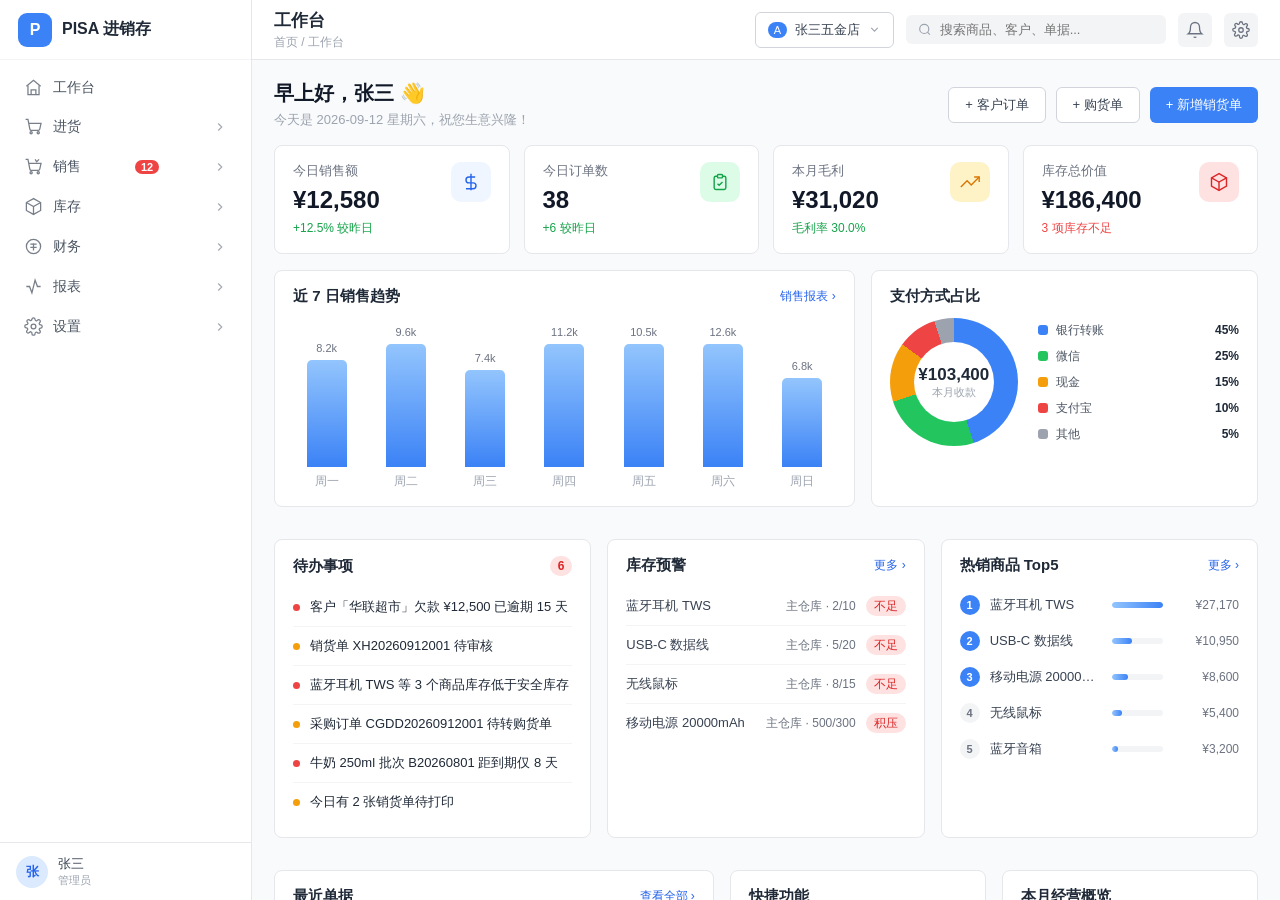
<file: preview.html>
<!DOCTYPE html>
<html lang="zh-CN">
<head>
<meta charset="UTF-8">
<meta name="viewport" content="width=device-width, initial-scale=1.0">
<title>PISA 进销存 · 原型</title>
<style>
:root{
  --primary-50:#eff6ff; --primary-100:#dbeafe; --primary-500:#3b82f6; --primary-600:#2563eb;
  --success-500:#22c55e; --success-600:#16a34a;
  --warning-500:#f59e0b; --danger-500:#ef4444;
  --gray-900:#111827; --gray-800:#1f2937; --gray-700:#374151; --gray-600:#4b5563;
  --gray-500:#6b7280; --gray-400:#9ca3af; --gray-300:#d1d5db; --gray-200:#e5e7eb;
  --gray-100:#f3f4f6; --gray-50:#f9fafb;
  --radius-sm:4px; --radius-md:6px; --radius-lg:8px;
}
*{box-sizing:border-box;margin:0;padding:0}
body{font-family:-apple-system,BlinkMacSystemFont,"PingFang SC","Microsoft YaHei",sans-serif;
  background:var(--gray-50);color:var(--gray-800);font-size:14px;-webkit-font-smoothing:antialiased}
.app{display:flex;height:100vh;overflow:hidden}

/* ═══ Sidebar ═══ */
.sidebar{width:252px;background:#fff;border-right:1px solid var(--gray-200);display:flex;flex-direction:column;flex-shrink:0}
.sidebar-header{height:60px;display:flex;align-items:center;gap:10px;padding:0 18px;border-bottom:1px solid var(--gray-100)}
.sidebar-logo{width:34px;height:34px;border-radius:9px;background:var(--primary-500);color:#fff;display:flex;align-items:center;justify-content:center;font-weight:700;font-size:16px}
.sidebar-brand{font-size:16px;font-weight:700;color:var(--gray-800)}
.sidebar-nav{flex:1;overflow-y:auto;padding:8px 0}
.nav-group{margin-bottom:2px}
.nav-item{display:flex;align-items:center;gap:10px;padding:9px 16px;margin:1px 8px;border-radius:var(--radius-md);
  cursor:pointer;font-size:14px;color:var(--gray-600);position:relative;transition:background .15s,color .15s}
.nav-item:hover{background:var(--gray-50);color:var(--gray-800)}
.nav-item.active{background:var(--primary-50);color:var(--primary-600);font-weight:500}
.nav-item.active::before{content:'';position:absolute;left:0;top:50%;transform:translateY(-50%);width:3px;height:20px;background:var(--primary-500);border-radius:0 3px 3px 0}
.nav-icon{width:19px;height:19px;opacity:.75;flex-shrink:0}
.nav-item.active .nav-icon{opacity:1}
.nav-badge{margin-left:auto;background:var(--danger-500);color:#fff;font-size:11px;padding:1px 6px;border-radius:10px;font-weight:600}
.nav-parent{display:flex;align-items:center;gap:10px;padding:9px 16px;margin:1px 8px;border-radius:var(--radius-md);
  cursor:pointer;font-size:14px;color:var(--gray-600);user-select:none;transition:background .15s,color .15s}
.nav-parent:hover{background:var(--gray-50);color:var(--gray-800)}
.nav-parent.open{color:var(--gray-800);font-weight:500}
.nav-parent .nav-arrow{margin-left:auto;width:14px;height:14px;opacity:.5;transition:transform .2s}
.nav-parent.open .nav-arrow{transform:rotate(90deg)}
.nav-sub{max-height:0;overflow:hidden;transition:max-height .28s ease}
.nav-sub.open{max-height:1600px}
.nav-sub .nav-item{padding:7px 12px 7px 44px;font-size:13px;margin:0 8px;color:var(--gray-600)}
.nav-sub .nav-item::after{content:'';position:absolute;left:28px;top:50%;transform:translateY(-50%);width:5px;height:5px;border-radius:50%;background:var(--gray-300)}
.nav-sub .nav-item.active{background:var(--primary-50)}
.nav-sub .nav-item.active::before{left:26px;height:16px}
.nav-sub .nav-item.active::after{background:var(--primary-500)}
.nav-sub-title{padding:9px 16px 3px 32px;font-size:11px;font-weight:600;color:var(--gray-400);letter-spacing:.4px}
.sidebar-footer{padding:12px 16px;border-top:1px solid var(--gray-200);display:flex;align-items:center;gap:10px}
.avatar{width:32px;height:32px;border-radius:50%;background:var(--primary-100);color:var(--primary-600);display:flex;align-items:center;justify-content:center;font-weight:600;font-size:13px}
.user-name{font-size:13px;font-weight:500;color:var(--gray-700)}
.user-role{font-size:11px;color:var(--gray-400)}

/* ═══ Main ═══ */
.main{flex:1;display:flex;flex-direction:column;min-width:0}
.topbar{height:60px;background:#fff;border-bottom:1px solid var(--gray-200);display:flex;align-items:center;justify-content:space-between;padding:0 22px;flex-shrink:0;position:relative;z-index:50}
.topbar-title{font-size:17px;font-weight:600;color:var(--gray-800)}
.topbar-breadcrumb{font-size:12px;color:var(--gray-400);margin-top:2px}
.topbar-right{display:flex;align-items:center;gap:12px}
.topbar-search{display:flex;align-items:center;gap:8px;background:var(--gray-100);border-radius:var(--radius-md);padding:7px 12px;width:260px;color:var(--gray-400)}
.topbar-search input{border:none;background:none;outline:none;font-size:13px;width:100%;color:var(--gray-700)}
.topbar-icon-btn{width:34px;height:34px;border:none;background:var(--gray-100);border-radius:var(--radius-md);color:var(--gray-500);cursor:pointer;display:flex;align-items:center;justify-content:center}
/* 切换商户 */
.tenant-switch{position:relative;display:flex;align-items:center;gap:8px;height:36px;padding:0 12px;border:1px solid var(--gray-300);border-radius:var(--radius-md);cursor:pointer;background:#fff;user-select:none}
.tenant-switch:hover{border-color:var(--primary-500)}
.tenant-switch .ts-name{font-size:13px;font-weight:500;color:var(--gray-700);max-width:150px;white-space:nowrap;overflow:hidden;text-overflow:ellipsis}
.tenant-switch .ts-arrow{width:13px;height:13px;color:var(--gray-400);transition:transform .2s}
.tenant-switch.open .ts-arrow{transform:rotate(180deg)}
.tenant-badge{font-size:11px;color:#fff;background:var(--primary-500);border-radius:8px;padding:0 6px;line-height:16px}
.tenant-menu{display:none;position:absolute;right:0;top:42px;width:240px;background:#fff;border:1px solid var(--gray-200);border-radius:var(--radius-lg);box-shadow:0 8px 24px rgba(17,24,39,.14);padding:6px;z-index:120}
.tenant-switch.open .tenant-menu{display:block}
.tenant-menu-title{font-size:11px;color:var(--gray-400);font-weight:600;padding:8px 10px 4px}
.tenant-option{display:flex;align-items:center;gap:8px;padding:9px 10px;border-radius:var(--radius-md);font-size:13px;color:var(--gray-700);cursor:pointer}
.tenant-option:hover{background:var(--gray-50);color:var(--primary-600)}
.tenant-option.active{background:var(--primary-50);color:var(--primary-600);font-weight:500}
.tenant-option .role{margin-left:auto;font-size:11px;color:var(--gray-400)}
.tenant-menu-foot{border-top:1px solid var(--gray-100);margin-top:4px;padding:9px 10px;font-size:12px;color:var(--primary-600);cursor:pointer}
.toast{position:fixed;left:50%;top:24px;transform:translateX(-50%) translateY(-20px);background:var(--gray-900);color:#fff;font-size:13px;padding:10px 18px;border-radius:var(--radius-md);box-shadow:0 8px 24px rgba(0,0,0,.2);opacity:0;pointer-events:none;transition:all .25s;z-index:300}
.toast.show{opacity:1;transform:translateX(-50%) translateY(0)}
.usage-row{display:flex;align-items:center;gap:12px;padding:11px 0;border-bottom:1px solid var(--gray-100)}
.usage-row:last-child{border-bottom:none}
.usage-label{width:96px;font-size:13px;color:var(--gray-600);flex-shrink:0}
.usage-bar{flex:1;height:8px;background:var(--gray-100);border-radius:4px;overflow:hidden}
.usage-bar i{display:block;height:100%;background:linear-gradient(90deg,#93c5fd,#3b82f6);border-radius:4px}
.usage-bar i.full{background:linear-gradient(90deg,#fca5a5,#ef4444)}
.usage-val{width:110px;text-align:right;font-size:12px;color:var(--gray-500);font-variant-numeric:tabular-nums}
.plan-cards{display:grid;grid-template-columns:repeat(4,1fr);gap:14px}
.plan-card{border:1px solid var(--gray-200);border-radius:var(--radius-lg);padding:16px;position:relative}
.plan-card.current{border-color:var(--primary-500);box-shadow:0 0 0 2px rgba(59,130,246,.12)}
.plan-card .pname{font-size:15px;font-weight:600;color:var(--gray-800)}
.plan-card .pprice{font-size:20px;font-weight:700;color:var(--primary-600);margin:8px 0}
.plan-card .pprice small{font-size:12px;font-weight:400;color:var(--gray-400)}
.plan-card ul{list-style:none;font-size:12px;color:var(--gray-500);line-height:2}
.plan-card .cur-tag{position:absolute;top:-1px;right:-1px;background:var(--primary-500);color:#fff;font-size:11px;padding:2px 10px;border-radius:0 var(--radius-lg) 0 var(--radius-lg)}
.content{flex:1;overflow:auto;padding:20px 22px}
.page{display:none}.page.active{display:block}

/* ═══ Cards / tables ═══ */
.page-head{display:flex;align-items:center;justify-content:space-between;margin-bottom:14px}
.page-title{font-size:18px;font-weight:600;color:var(--gray-800)}
.card{background:#fff;border:1px solid var(--gray-200);border-radius:var(--radius-lg);padding:16px 18px;margin-bottom:16px}
.btn{border:none;border-radius:var(--radius-md);padding:8px 16px;font-size:13px;cursor:pointer;display:inline-flex;align-items:center;gap:6px}
.btn-primary{background:var(--primary-500);color:#fff}
.btn-primary:hover{background:var(--primary-600)}
.btn-secondary{background:#fff;border:1px solid var(--gray-300);color:var(--gray-700)}
.btn-secondary:hover{border-color:var(--primary-500);color:var(--primary-600)}
.btn-ghost{background:#fff;border:1px solid var(--gray-300);color:var(--gray-600)}
.btn-ghost:hover{border-color:var(--primary-500);color:var(--primary-600)}
.btn-teal{background:#14b8a6;color:#fff}
.btn-danger{background:var(--danger-500);color:#fff}
.btn-sm{padding:4px 10px;font-size:12px}
.tabs{display:flex;gap:2px;border-bottom:1px solid var(--gray-200);margin-bottom:14px}
.tab{padding:9px 16px;font-size:13px;color:var(--gray-500);cursor:pointer;border-bottom:2px solid transparent;margin-bottom:-1px}
.tab:hover{color:var(--gray-800)}
.tab.active{color:var(--primary-600);border-bottom-color:var(--primary-500);font-weight:500}
.filter-bar{display:flex;gap:10px;flex-wrap:wrap;align-items:center;margin-bottom:14px}
.search-wrapper{display:flex;align-items:center;gap:8px;border:1px solid var(--gray-300);border-radius:var(--radius-md);padding:0 10px;height:36px;background:#fff;flex:1;min-width:220px}
.search-wrapper svg{width:15px;height:15px;color:var(--gray-400)}
.search-input{border:none;outline:none;font-size:13px;width:100%;color:var(--gray-700)}
.filter-select{height:36px;border:1px solid var(--gray-300);border-radius:var(--radius-md);padding:0 10px;font-size:13px;color:var(--gray-700);background:#fff}
.date-input{height:36px;border:1px solid var(--gray-300);border-radius:var(--radius-md);padding:0 10px;font-size:13px;color:var(--gray-700)}
.table-wrapper{background:#fff;border:1px solid var(--gray-200);border-radius:var(--radius-lg);overflow:hidden}
table{width:100%;border-collapse:collapse}
thead th{background:var(--gray-50);color:var(--gray-500);font-weight:600;font-size:12px;text-align:left;padding:10px 14px;border-bottom:1px solid var(--gray-200);white-space:nowrap}
thead th.num,tbody td.num{text-align:right;font-variant-numeric:tabular-nums}
tbody td{padding:11px 14px;border-bottom:1px solid var(--gray-100);font-size:13px}
tbody tr:hover{background:var(--gray-50)}
tbody tr:last-child td{border-bottom:none}
.badge{display:inline-block;padding:1px 8px;border-radius:10px;font-size:12px;line-height:18px}
.badge-success{background:#dcfce7;color:#16a34a}
.badge-warning{background:#fef3c7;color:#d97706}
.badge-danger{background:#fee2e2;color:#dc2626}
.badge-info{background:var(--primary-50);color:var(--primary-600)}
.badge-default{background:var(--gray-100);color:var(--gray-600)}
.op-btns{display:flex;gap:6px}
.pagination{display:flex;justify-content:space-between;align-items:center;padding:12px 16px;color:var(--gray-500);font-size:13px}
.pagination-btns{display:flex;gap:4px}
.page-btn{border:1px solid var(--gray-300);background:#fff;border-radius:var(--radius-sm);padding:4px 10px;cursor:pointer;font-size:12px;color:var(--gray-600)}
.page-btn.active{background:var(--primary-500);color:#fff;border-color:var(--primary-500)}
.page-btn:disabled{opacity:.5;cursor:default}

/* ═══ Dashboard ═══ */
.stats-grid{display:grid;grid-template-columns:repeat(4,1fr);gap:14px;margin-bottom:16px}
.stat-card{background:#fff;border:1px solid var(--gray-200);border-radius:var(--radius-lg);padding:16px 18px}
.stat-label{font-size:13px;color:var(--gray-500)}
.stat-value{font-size:24px;font-weight:700;color:var(--gray-900);margin:6px 0}
.stat-change{font-size:12px;color:var(--success-600)}
.stat-change.down{color:var(--danger-500)}
.grid-2{display:grid;grid-template-columns:1.4fr 1fr;gap:16px}
.card-title{font-size:15px;font-weight:600;color:var(--gray-800);margin-bottom:12px;display:flex;justify-content:space-between;align-items:center}
.todo-item{display:flex;align-items:center;gap:10px;padding:10px 0;border-bottom:1px solid var(--gray-100);font-size:13px}
.todo-item:last-child{border-bottom:none}
.todo-dot{width:7px;height:7px;border-radius:50%;background:var(--danger-500);flex-shrink:0}
.todo-dot.warn{background:var(--warning-500)}
.quick-actions{display:grid;grid-template-columns:repeat(4,1fr);gap:12px}
.quick-action{border:1px solid var(--gray-200);border-radius:var(--radius-md);padding:16px 8px;text-align:center;cursor:pointer;transition:all .15s}
.quick-action:hover{border-color:var(--primary-500);color:var(--primary-600);box-shadow:0 2px 8px rgba(59,130,246,.12)}
.quick-action svg{width:22px;height:22px;margin-bottom:6px}
.quick-action-text{font-size:12px}

/* ═══ Dashboard enriched ═══ */
.dash-head{display:flex;align-items:center;justify-content:space-between;margin-bottom:16px}
.dash-hello{font-size:20px;font-weight:700;color:var(--gray-900)}
.dash-sub{font-size:13px;color:var(--gray-400);margin-top:4px}
.dash-actions{display:flex;gap:10px}
.stat-top{display:flex;align-items:flex-start;justify-content:space-between}
.stat-icon{width:40px;height:40px;border-radius:10px;display:flex;align-items:center;justify-content:center;flex-shrink:0}
.stat-icon svg{width:20px;height:20px}
.stat-icon.blue{background:var(--primary-50);color:var(--primary-600)}
.stat-icon.green{background:#dcfce7;color:#16a34a}
.stat-icon.orange{background:#fef3c7;color:#d97706}
.stat-icon.red{background:#fee2e2;color:#dc2626}
.grid-2b{display:grid;grid-template-columns:1.5fr 1fr;gap:16px;margin-bottom:16px}
.grid-3{display:grid;grid-template-columns:1fr 1fr 1fr;gap:16px;margin-bottom:16px}
.card-title .link{font-size:12px;color:var(--primary-600);font-weight:400;cursor:pointer}
.chart-bars{display:flex;align-items:flex-end;gap:12px;height:172px;padding-top:8px}
.bar-col{flex:1;display:flex;flex-direction:column;align-items:center;justify-content:flex-end;gap:6px;height:100%}
.bar{width:100%;max-width:40px;background:linear-gradient(180deg,#93c5fd,#3b82f6);border-radius:5px 5px 0 0;transition:all .2s}
.bar:hover{background:linear-gradient(180deg,#60a5fa,#2563eb)}
.bar-col .bar-val{font-size:11px;color:var(--gray-500)}
.bar-col .bar-label{font-size:12px;color:var(--gray-400)}
.donut-wrap{display:flex;align-items:center;gap:20px}
.donut{width:128px;height:128px;border-radius:50%;position:relative;flex-shrink:0}
.donut::after{content:'';position:absolute;inset:24px;background:#fff;border-radius:50%}
.donut-center{position:absolute;inset:0;display:flex;flex-direction:column;align-items:center;justify-content:center;z-index:1}
.donut-center b{font-size:17px;color:var(--gray-800)}
.donut-center span{font-size:11px;color:var(--gray-400)}
.legend{flex:1}
.legend-item{display:flex;align-items:center;gap:8px;font-size:12px;margin-bottom:9px;color:var(--gray-600)}
.legend-item:last-child{margin-bottom:0}
.legend-dot{width:10px;height:10px;border-radius:3px;flex-shrink:0}
.legend-item b{margin-left:auto;color:var(--gray-800);font-variant-numeric:tabular-nums}
.rank-row{display:flex;align-items:center;gap:10px;padding:8px 0}
.rank-no{width:20px;height:20px;border-radius:50%;background:var(--gray-100);color:var(--gray-500);font-size:11px;font-weight:600;display:flex;align-items:center;justify-content:center;flex-shrink:0}
.rank-no.top{background:var(--primary-500);color:#fff}
.rank-name{font-size:13px;color:var(--gray-700);width:112px;white-space:nowrap;overflow:hidden;text-overflow:ellipsis}
.rank-bar{flex:1;height:6px;background:var(--gray-100);border-radius:3px;overflow:hidden}
.rank-bar i{display:block;height:100%;background:linear-gradient(90deg,#93c5fd,#3b82f6);border-radius:3px}
.rank-val{font-size:12px;color:var(--gray-500);width:66px;text-align:right;font-variant-numeric:tabular-nums}
.warn-row{display:flex;align-items:center;gap:10px;padding:9px 0;border-bottom:1px solid var(--gray-100);font-size:13px}
.warn-row:last-child{border-bottom:none}
.warn-name{flex:1;color:var(--gray-700);white-space:nowrap;overflow:hidden;text-overflow:ellipsis}
.warn-qty{font-size:12px;color:var(--gray-500);font-variant-numeric:tabular-nums}
.doc-row{display:flex;align-items:center;gap:10px;padding:9px 0;border-bottom:1px solid var(--gray-100);font-size:13px}
.doc-row:last-child{border-bottom:none}
.doc-no{font-family:ui-monospace,Menlo,monospace;font-size:12px;color:var(--primary-600);width:128px;flex-shrink:0}
.doc-party{flex:1;color:var(--gray-600);white-space:nowrap;overflow:hidden;text-overflow:ellipsis}
.doc-amt{width:88px;text-align:right;font-variant-numeric:tabular-nums;color:var(--gray-700)}
.quick-grid{display:grid;grid-template-columns:repeat(3,1fr);gap:12px}
.quick-tile{border:1px solid var(--gray-200);border-radius:var(--radius-md);padding:16px 6px;text-align:center;cursor:pointer;transition:all .15s}
.quick-tile:hover{border-color:var(--primary-500);color:var(--primary-600);box-shadow:0 2px 8px rgba(59,130,246,.12);transform:translateY(-1px)}
.quick-tile svg{width:22px;height:22px;margin-bottom:6px}
.quick-tile div{font-size:12px}
.overview-row{display:flex;align-items:center;gap:12px;padding:9px 0}
.overview-label{font-size:13px;color:var(--gray-600);width:78px;flex-shrink:0}
.overview-bar{flex:1;height:8px;background:var(--gray-100);border-radius:4px;overflow:hidden}
.overview-bar i{display:block;height:100%;border-radius:4px}
.overview-val{font-size:12px;color:var(--gray-500);width:64px;text-align:right;font-variant-numeric:tabular-nums}

/* ═══ Modal ═══ */
.modal-overlay{display:none;position:fixed;inset:0;background:rgba(17,24,39,.5);z-index:200;align-items:center;justify-content:center}
.modal-overlay.show{display:flex}
.modal{background:#fff;border-radius:10px;width:640px;max-width:92vw;max-height:88vh;overflow:auto}
.modal-header{display:flex;align-items:center;justify-content:space-between;padding:16px 20px;border-bottom:1px solid var(--gray-200)}
.modal-title{font-size:16px;font-weight:600}
.modal-close{border:none;background:none;cursor:pointer;color:var(--gray-400);font-size:22px;line-height:1}
.modal-body{padding:20px}
.form-row{display:grid;grid-template-columns:1fr 1fr;gap:16px;margin-bottom:14px}
.form-label{display:block;font-size:13px;color:var(--gray-600);margin-bottom:6px}
.form-input{width:100%;height:36px;border:1px solid var(--gray-300);border-radius:var(--radius-md);padding:0 10px;font-size:13px;outline:none;color:var(--gray-700)}
.form-input:focus{border-color:var(--primary-500)}
.line-tbl{width:100%;border:1px solid var(--gray-200);border-radius:var(--radius-md);overflow:hidden}
.line-tbl th{background:var(--gray-50);font-size:12px;color:var(--gray-500);padding:8px 12px;text-align:left}
.line-tbl td{padding:8px 12px;font-size:13px;border-top:1px solid var(--gray-100)}
.modal-footer{display:flex;justify-content:flex-end;gap:10px;padding:14px 20px;border-top:1px solid var(--gray-200)}
</style>
</head>
<body>
<div class="app">
  <aside class="sidebar">
    <div class="sidebar-header">
      <div class="sidebar-logo">P</div>
      <span class="sidebar-brand">PISA 进销存</span>
    </div>
    <nav class="sidebar-nav" id="sidebarNav"></nav>
    <div class="sidebar-footer">
      <div class="avatar">张</div>
      <div>
        <div class="user-name">张三</div>
        <div class="user-role">管理员</div>
      </div>
    </div>
  </aside>

  <div class="main">
    <header class="topbar">
      <div>
        <div class="topbar-title" id="pageTitle">工作台</div>
        <div class="topbar-breadcrumb" id="pageBreadcrumb">首页 / 工作台</div>
      </div>
      <div class="topbar-right">
        <div class="tenant-switch" id="tenantSwitch" onclick="toggleTenantMenu(event)">
          <span class="tenant-badge" id="tenantBadge">A</span>
          <span class="ts-name" id="currentTenant">张三五金店</span>
          <svg class="ts-arrow" viewBox="0 0 24 24" fill="none" stroke="currentColor" stroke-width="2"><polyline points="6 9 12 15 18 9"/></svg>
          <div class="tenant-menu" id="tenantMenu">
            <div class="tenant-menu-title">切换商户</div>
            <div class="tenant-option active" data-tenant="张三五金店" data-role="主账号·管理员" onclick="switchTenant(this,event)">
              <span class="tenant-badge">A</span>张三五金店<span class="role">主账号</span>
            </div>
            <div class="tenant-option" data-tenant="李四便利店" data-role="操作员" onclick="switchTenant(this,event)">
              <span class="tenant-badge" style="background:#22c55e">B</span>李四便利店<span class="role">操作员</span>
            </div>
            <div class="tenant-option" onclick="showTenantModal(event)" style="color:var(--primary-600);font-weight:500">
              <span style="font-size:16px;line-height:1;width:18px;text-align:center">＋</span>创建新商户
            </div>
            <div class="tenant-menu-foot" onclick="openNav('set:商户信息')">商户信息 / 套餐订阅 ›</div>
          </div>
        </div>
        <div class="topbar-search">
          <svg width="15" height="15" viewBox="0 0 24 24" fill="none" stroke="currentColor" stroke-width="2"><circle cx="11" cy="11" r="8"/><line x1="21" y1="21" x2="16.65" y2="16.65"/></svg>
          <input type="text" placeholder="搜索商品、客户、单据...">
        </div>
        <button class="topbar-icon-btn" title="消息">
          <svg width="18" height="18" viewBox="0 0 24 24" fill="none" stroke="currentColor" stroke-width="1.7"><path d="M18 8A6 6 0 006 8c0 7-3 9-3 9h18s-3-2-3-9"/><path d="M13.7 21a2 2 0 01-3.4 0"/></svg>
        </button>
        <button class="topbar-icon-btn" title="设置">
          <svg width="18" height="18" viewBox="0 0 24 24" fill="none" stroke="currentColor" stroke-width="1.7"><circle cx="12" cy="12" r="3"/><path d="M19.4 15a1.7 1.7 0 0 0 .3 1.8l.1.1a2 2 0 1 1-2.8 2.8l-.1-.1a1.7 1.7 0 0 0-2.9 1.2V21a2 2 0 1 1-4 0v-.1A1.7 1.7 0 0 0 7 19.4l-.1.1a2 2 0 1 1-2.8-2.8l.1-.1A1.7 1.7 0 0 0 3 13.7H3a2 2 0 1 1 0-4h.1A1.7 1.7 0 0 0 4.6 7l-.1-.1a2 2 0 1 1 2.8-2.8l.1.1A1.7 1.7 0 0 0 10 3V3a2 2 0 1 1 4 0v.1a1.7 1.7 0 0 0 2.9 1.2l.1-.1a2 2 0 1 1 2.8 2.8l-.1.1a1.7 1.7 0 0 0 1.2 2.9H21a2 2 0 1 1 0 4h-.1a1.7 1.7 0 0 0-1.5 1z"/></svg>
        </button>
      </div>
    </header>
    <div class="content" id="content"></div>
  </div>
</div>

<div class="modal-overlay" id="modal">
  <div class="modal">
    <div class="modal-header">
      <span class="modal-title" id="modalTitle">新增单据</span>
      <button class="modal-close" onclick="hideModal()">&times;</button>
    </div>
    <div class="modal-body">
      <div class="form-row">
        <div><label class="form-label">往来单位</label>
          <select class="form-input"><option>请选择</option><option>华联超市</option><option>深圳华强电子</option><option>零售客户</option></select>
        </div>
        <div><label class="form-label">单据日期</label><input type="date" class="form-input" value="2026-09-12"></div>
      </div>
      <div class="form-row">
        <div><label class="form-label">仓库</label>
          <select class="form-input"><option>主仓库</option><option>原料仓</option><option>成品仓</option></select>
        </div>
        <div><label class="form-label">经办人</label>
          <select class="form-input"><option>张三</option><option>李四</option></select>
        </div>
      </div>
      <div style="display:flex;justify-content:space-between;align-items:center;margin:16px 0 8px">
        <label class="form-label" style="margin:0">商品明细</label>
        <button class="btn btn-ghost btn-sm">+ 添加商品</button>
      </div>
      <table class="line-tbl">
        <thead><tr><th>商品</th><th style="text-align:right">数量</th><th style="text-align:right">单价</th><th style="text-align:right">金额</th></tr></thead>
        <tbody>
          <tr><td>蓝牙耳机 TWS</td><td style="text-align:right">50</td><td style="text-align:right">¥65.00</td><td style="text-align:right">¥3,250.00</td></tr>
          <tr><td>USB-C 数据线 1米</td><td style="text-align:right">100</td><td style="text-align:right">¥10.00</td><td style="text-align:right">¥1,000.00</td></tr>
        </tbody>
      </table>
      <div class="form-row" style="margin-top:16px">
        <div><label class="form-label">本次收/付款</label><input class="form-input" placeholder="0.00"></div>
        <div><label class="form-label">结算账户</label>
          <select class="form-input"><option>现金账户</option><option>工商银行</option><option>微信账户</option></select>
        </div>
      </div>
    </div>
    <div class="modal-footer">
      <button class="btn btn-secondary" onclick="hideModal()">取消</button>
      <button class="btn btn-primary" onclick="hideModal()">保存</button>
    </div>
  </div>
</div>

<!-- ═══ Modal: 创建新商户 ═══ -->
<div class="modal-overlay" id="tenantModal">
  <div class="modal" style="width:540px">
    <div class="modal-header">
      <span class="modal-title">创建新商户</span>
      <button class="modal-close" onclick="hideTenantModal()">&times;</button>
    </div>
    <div class="modal-body">
      <div class="form-row">
        <div><label class="form-label">商户名称 <span style="color:var(--danger-500)">*</span></label>
          <input class="form-input" id="newTenantName" placeholder="如：张三五金店"></div>
        <div><label class="form-label">商户类型</label>
          <select class="form-input"><option>个体户</option><option>有限公司</option><option>合伙企业</option></select></div>
      </div>
      <div class="form-row">
        <div><label class="form-label">联系人</label><input class="form-input" value="张三"></div>
        <div><label class="form-label">联系电话</label><input class="form-input" value="138-0000-0000"></div>
      </div>
      <div class="form-row">
        <div><label class="form-label">选择套餐</label>
          <select class="form-input" id="newTenantPlan"><option>免费版</option><option>开单版</option><option selected>单店版</option><option>多店版</option></select></div>
        <div><label class="form-label">创建后角色</label><input class="form-input" value="主账号（老板）" disabled></div>
      </div>
      <div style="font-size:12px;color:var(--gray-400);margin-top:4px">创建后该账号将成为新商户的主账号，并自动切换到新商户。</div>
    </div>
    <div class="modal-footer">
      <button class="btn btn-secondary" onclick="hideTenantModal()">取消</button>
      <button class="btn btn-primary" onclick="createTenant()">创建并切换</button>
    </div>
  </div>
</div>

<div class="toast" id="toast"></div>

<script>
/* ═══════════ Icons ═══════════ */
const IC = {
  home:'<svg class="nav-icon" viewBox="0 0 24 24" fill="none" stroke="currentColor" stroke-width="1.6"><path d="M3 10.5 12 3l9 7.5"/><path d="M5 9.5V21h14V9.5"/><path d="M9 21v-6h6v6"/></svg>',
  purchase:'<svg class="nav-icon" viewBox="0 0 24 24" fill="none" stroke="currentColor" stroke-width="1.6"><circle cx="9" cy="20" r="1.4"/><circle cx="18" cy="20" r="1.4"/><path d="M2 3h3l2.4 12.3a2 2 0 0 0 2 1.7h8.5a2 2 0 0 0 2-1.6L21.5 8H6"/></svg>',
  sales:'<svg class="nav-icon" viewBox="0 0 24 24" fill="none" stroke="currentColor" stroke-width="1.6"><circle cx="9" cy="20" r="1.4"/><circle cx="18" cy="20" r="1.4"/><path d="M2 3h3l2.4 12.3a2 2 0 0 0 2 1.7h8.5a2 2 0 0 0 2-1.6L21.5 8H6"/><path d="M14 3l2 3 3-3"/></svg>',
  stock:'<svg class="nav-icon" viewBox="0 0 24 24" fill="none" stroke="currentColor" stroke-width="1.6"><path d="M12 2 3 7v10l9 5 9-5V7z"/><path d="M3 7l9 5 9-5"/><path d="M12 12v10"/></svg>',
  finance:'<svg class="nav-icon" viewBox="0 0 24 24" fill="none" stroke="currentColor" stroke-width="1.6"><circle cx="12" cy="12" r="9"/><path d="M8 9h8M8 13h8M12 8v9"/></svg>',
  report:'<svg class="nav-icon" viewBox="0 0 24 24" fill="none" stroke="currentColor" stroke-width="1.6"><path d="M3 12h4l3 8 4-16 3 8h4"/></svg>',
  setting:'<svg class="nav-icon" viewBox="0 0 24 24" fill="none" stroke="currentColor" stroke-width="1.6"><circle cx="12" cy="12" r="3"/><path d="M19.4 15a1.7 1.7 0 0 0 .3 1.8l.1.1a2 2 0 1 1-2.8 2.8l-.1-.1a1.7 1.7 0 0 0-2.9 1.2V21a2 2 0 1 1-4 0v-.1A1.7 1.7 0 0 0 7 19.4l-.1.1a2 2 0 1 1-2.8-2.8l.1-.1A1.7 1.7 0 0 0 3 13.7H3a2 2 0 1 1 0-4h.1A1.7 1.7 0 0 0 4.6 7l-.1-.1a2 2 0 1 1 2.8-2.8l.1.1A1.7 1.7 0 0 0 10 3V3a2 2 0 1 1 4 0v.1a1.7 1.7 0 0 0 2.9 1.2l.1-.1a2 2 0 1 1 2.8 2.8l-.1.1a1.7 1.7 0 0 0 1.2 2.9H21a2 2 0 1 1 0 4h-.1a1.7 1.7 0 0 0-1.5 1z"/></svg>',
  arrow:'<svg class="nav-arrow" viewBox="0 0 24 24" fill="none" stroke="currentColor" stroke-width="2"><polyline points="9 18 15 12 9 6"/></svg>'
};

/* ═══════════ Nav tree ═══════════ */
const NAV = [
  {key:'home', label:'工作台', icon:IC.home},
  {label:'进货', icon:IC.purchase, children:[
    {key:'purchase-order', label:'采购订单'},
    {key:'purchases', label:'购货单'},
    {key:'purchase-return', label:'退货单'}
  ]},
  {label:'销售', icon:IC.sales, badge:'12', children:[
    {key:'sales-order', label:'客户订单'},
    {key:'sales', label:'销货单'},
    {key:'sales-return', label:'销货退货单'}
  ]},
  {label:'库存', icon:IC.stock, children:[
    {key:'stock', label:'库存查询'},
    {key:'transfer', label:'调拨单'},
    {key:'other-inbound', label:'其他入库单'},
    {key:'other-outbound', label:'其他出库单'},
    {key:'material-outbound', label:'原料出库单'},
    {key:'finished-inbound', label:'成品入库单'},
    {key:'disassembly-outbound', label:'拆卸出库单'},
    {key:'component-inbound', label:'子件入库单'}
  ]},
  {label:'财务', icon:IC.finance, children:[
    {key:'receipt', label:'收款单'},
    {key:'payment', label:'付款单'},
    {key:'other-income', label:'其他收入单'},
    {key:'other-expense', label:'其他支出单'},
    {key:'fund-transfer', label:'资金转账单'}
  ]},
  {label:'报表', icon:IC.report, children:[
    {title:'采购报表'},
    {key:'rep:purchase:采购明细表', label:'采购明细表'},
    {key:'rep:purchase:采购汇总表(按商品)', label:'采购汇总表(按商品)'},
    {key:'rep:purchase:采购汇总表(按供应商)', label:'采购汇总表(按供应商)'},
    {key:'rep:purchase:采购汇总表(按采购)', label:'采购汇总表(按采购)'},
    {title:'销售报表'},
    {key:'rep:sales:销售明细表', label:'销售明细表'},
    {key:'rep:sales:销售汇总表(按商品)', label:'销售汇总表(按商品)'},
    {key:'rep:sales:销售汇总表(按客户)', label:'销售汇总表(按客户)'},
    {key:'rep:sales:销售汇总表(按销售)', label:'销售汇总表(按销售)'},
    {key:'rep:sales:销售利润表', label:'销售利润表'},
    {title:'库存报表'},
    {key:'rep:stock:商品库存余额表', label:'商品库存余额表'},
    {key:'rep:stock:商品收发明细表', label:'商品收发明细表'},
    {key:'rep:stock:商品收发汇总表', label:'商品收发汇总表'},
    {key:'rep:stock:库存预警表', label:'库存预警表'},
    {key:'rep:stock:保质期预警表', label:'保质期预警表'},
    {title:'财务报表'},
    {key:'rep:finance:往来单位欠款表', label:'往来单位欠款表'},
    {key:'rep:finance:现金银行报表', label:'现金银行报表'},
    {key:'rep:finance:应收账款明细表', label:'应收账款明细表'},
    {key:'rep:finance:应付账款明细表', label:'应付账款明细表'},
    {key:'rep:finance:客户对账单', label:'客户对账单'},
    {key:'rep:finance:供应商对账单', label:'供应商对账单'},
    {key:'rep:finance:其他收支明细表', label:'其他收支明细表'},
    {key:'rep:finance:总利润表', label:'总利润表'}
  ]},
  {label:'设置', icon:IC.setting, children:[
    {title:'基础资料'},
    {key:'set:商品管理', label:'商品管理'},
    {key:'set:客户管理', label:'客户管理'},
    {key:'set:供应商管理', label:'供应商管理'},
    {key:'set:仓库管理', label:'仓库管理'},
    {key:'set:门店管理', label:'门店管理'},
    {key:'set:职员管理', label:'职员管理'},
    {title:'辅助资料'},
    {key:'set:类别管理', label:'类别管理'},
    {key:'set:辅助属性', label:'辅助属性'},
    {key:'set:计量单位', label:'计量单位'},
    {key:'set:结算账户', label:'结算账户'},
    {title:'系统设置'},
    {key:'set:商户信息', label:'商户信息'},
    {key:'set:套餐订阅', label:'套餐订阅'},
    {key:'set:系统参数', label:'系统参数'},
    {key:'set:用户管理', label:'用户管理'},
    {key:'set:操作日志', label:'操作日志'},
    {key:'set:重新初始化', label:'重新初始化'}
  ]}
];

const LABELS={home:'工作台'};
const GROUPS={};

/* ═══════════ Sidebar render ═══════════ */
function buildSidebar(){
  let html='<div class="nav-group"><div class="nav-item active" data-key="home" onclick="showPage(\'home\',this)">'+IC.home+'<span>工作台</span></div></div>';
  NAV.forEach(n=>{
    if(n.key){return;}
    html+='<div class="nav-group"><div class="nav-parent" onclick="toggleGroup(this)">'+n.icon+'<span>'+n.label+'</span>'
      +(n.badge?'<span class="nav-badge">'+n.badge+'</span>':'')+IC.arrow+'</div><div class="nav-sub">';
    n.children.forEach(c=>{
      if(c.title){html+='<div class="nav-sub-title">'+c.title+'</div>';return;}
      LABELS[c.key]=c.label; GROUPS[c.key]=n.label;
      html+='<div class="nav-item" data-key="'+c.key+'" onclick="showPage(\''+c.key+'\',this)"><span>'+c.label+'</span></div>';
    });
    html+='</div></div>';
  });
  document.getElementById('sidebarNav').innerHTML=html;
}
function toggleGroup(el){
  el.classList.toggle('open');
  const sub=el.nextElementSibling;
  if(sub&&sub.classList.contains('nav-sub'))sub.classList.toggle('open');
}
function setActive(el){
  document.querySelectorAll('.nav-item').forEach(n=>n.classList.remove('active'));
  if(!el)return;
  el.classList.add('active');
  const group=el.closest('.nav-group');
  if(group){
    const p=group.querySelector('.nav-parent'), s=group.querySelector('.nav-sub');
    if(p)p.classList.add('open');
    if(s)s.classList.add('open');
  }
}

/* ═══════════ Helpers ═══════════ */
const B=(t)=>{let c='badge-default';
  if(/已生效|正常|启用|收入|已收|盈利/.test(t))c='badge-success';
  else if(/待审核|待处理|盘点中|草稿|待收|待付/.test(t))c='badge-warning';
  else if(/作废|取消|不足|支出|停用|亏损|积压/.test(t))c='badge-danger';
  else if(/已转|已确认/.test(t))c='badge-info';
  return '<span class="badge '+c+'">'+t+'</span>';};
const OPS='<div class="op-btns"><button class="btn btn-ghost btn-sm">查看</button><button class="btn btn-teal btn-sm">修改</button><button class="btn btn-danger btn-sm">删除</button></div>';

/* ═══════════ Page configs (单据) ═══════════ */
const P = {
  'purchase-order':{tabs:['全部','草稿','待审核','已生效','已转购货单','已取消'],query:'输入订单编号或供应商查询',
    cols:[{l:'订单编号'},{l:'供应商'},{l:'订单日期'},{l:'预计到货'},{l:'订单金额',a:'right'},{l:'状态',badge:1},{l:'操作'}],
    rows:[['CGDD20260912001','深圳华强电子','2026-09-12','2026-09-15','¥8,600.00','待审核',OPS],['CGDD20260911003','广州元器件','2026-09-11','2026-09-14','¥3,200.00','已转购货单',OPS],['CGDD20260910008','东莞五金','2026-09-10','2026-09-13','¥1,850.00','已生效',OPS]],total:42},
  'purchases':{tabs:['全部','草稿','待审核','已生效','已作废'],query:'输入单号或供应商查询',
    cols:[{l:'单据编号'},{l:'供应商'},{l:'仓库'},{l:'单据日期'},{l:'总金额',a:'right'},{l:'已付金额',a:'right'},{l:'未付金额',a:'right'},{l:'状态',badge:1},{l:'操作'}],
    rows:[['GH20260912001','深圳华强电子','主仓库','2026-09-12','¥8,600.00','¥5,000.00','¥3,600.00','已生效',OPS],['GH20260911003','广州元器件','主仓库','2026-09-11','¥3,200.00','¥0.00','¥3,200.00','待审核',OPS],['GH20260910008','东莞五金','原料仓','2026-09-10','¥1,850.00','¥1,850.00','¥0.00','已生效',OPS]],total:56},
  'purchase-return':{tabs:['全部','草稿','待审核','已生效','已作废'],query:'输入退货单号或供应商查询',
    cols:[{l:'退货单号'},{l:'供应商'},{l:'仓库'},{l:'退货日期'},{l:'退货金额',a:'right'},{l:'冲减应付',a:'right'},{l:'状态',badge:1},{l:'操作'}],
    rows:[['TH20260912001','广州元器件','主仓库','2026-09-12','¥1,200.00','¥1,200.00','已生效',OPS],['TH20260910002','东莞五金','原料仓','2026-09-10','¥600.00','¥600.00','待审核',OPS],['TH20260908001','深圳华强电子','主仓库','2026-09-08','¥2,400.00','¥2,400.00','已生效',OPS]],total:18},
  'sales-order':{tabs:['全部','草稿','待审核','已生效','已转销货单','已取消'],query:'输入订单编号或客户查询',
    cols:[{l:'订单编号'},{l:'客户'},{l:'订单日期'},{l:'交货日期'},{l:'订单金额',a:'right'},{l:'状态',badge:1},{l:'操作'}],
    rows:[['KHDD20260912001','华联超市','2026-09-12','2026-09-15','¥12,500.00','待审核',OPS],['KHDD20260911002','永辉批发','2026-09-11','2026-09-14','¥6,800.00','已转销货单',OPS],['KHDD20260910005','家家乐便利店','2026-09-10','2026-09-12','¥2,300.00','已生效',OPS]],total:65},
  'sales':{tabs:['全部','草稿','待审核','已生效','已作废'],query:'输入单号或客户查询',
    cols:[{l:'单据编号'},{l:'客户'},{l:'仓库'},{l:'单据日期'},{l:'应收金额',a:'right'},{l:'已收金额',a:'right'},{l:'未收金额',a:'right'},{l:'状态',badge:1},{l:'操作'}],
    rows:[['XH20260912001','华联超市','主仓库','2026-09-12','¥12,500.00','¥8,000.00','¥4,500.00','已生效',OPS],['XH20260912002','零售客户','主仓库','2026-09-12','¥120.00','¥120.00','¥0.00','已生效',OPS],['XH20260911001','永辉批发','主仓库','2026-09-11','¥6,800.00','¥3,500.00','¥3,300.00','已生效',OPS]],total:128},
  'sales-return':{tabs:['全部','草稿','待审核','已生效','已作废'],query:'输入退货单号或客户查询',
    cols:[{l:'退货单号'},{l:'客户'},{l:'仓库'},{l:'退货日期'},{l:'退货金额',a:'right'},{l:'冲减应收',a:'right'},{l:'状态',badge:1},{l:'操作'}],
    rows:[['XHT20260912001','华联超市','主仓库','2026-09-12','¥1,500.00','¥1,500.00','已生效',OPS],['XHT20260911001','永辉批发','主仓库','2026-09-11','¥800.00','¥800.00','待审核',OPS],['XHT20260909002','家家乐便利店','主仓库','2026-09-09','¥320.00','¥320.00','已生效',OPS]],total:23},
  'stock':{tabs:['当前库存','库存预警','保质期预警','商品收发明细'],query:'输入商品编号或名称或规格',plain:1,
    cols:[{l:'商品编号'},{l:'商品名称'},{l:'规格'},{l:'仓库'},{l:'当前库存',a:'right'},{l:'成本价',a:'right'},{l:'库存金额',a:'right'},{l:'状态',badge:1}],
    rows:[['SP001','蓝牙耳机 TWS','黑色','主仓库','2','¥65.00','¥130.00','库存不足'],['SP002','USB-C 数据线','1米','主仓库','5','¥5.00','¥25.00','库存不足'],['SP003','移动电源 20000mAh','白色','主仓库','500','¥90.00','¥45,000.00','库存积压'],['SP004','无线鼠标','2.4G','主仓库','8','¥45.00','¥360.00','库存不足']],total:328},
  'transfer':{tabs:['全部','草稿','待审核','已生效','已作废'],query:'输入调拨单号查询',
    cols:[{l:'调拨单号'},{l:'调出仓库'},{l:'调入仓库'},{l:'调拨日期'},{l:'数量',a:'right'},{l:'金额',a:'right'},{l:'状态',badge:1},{l:'操作'}],
    rows:[['DB20260912001','主仓库','原料仓','2026-09-12','100','¥2,500.00','已生效',OPS],['DB20260910002','原料仓','成品仓','2026-09-10','50','¥1,200.00','待审核',OPS]],total:15},
  'other-inbound':{tabs:['全部','草稿','待审核','已生效','已作废'],query:'输入单号查询',
    cols:[{l:'单号'},{l:'仓库'},{l:'入库原因'},{l:'日期'},{l:'数量',a:'right'},{l:'金额',a:'right'},{l:'状态',badge:1},{l:'操作'}],
    rows:[['QTRK20260912001','主仓库','赠品入库','2026-09-12','30','¥900.00','已生效',OPS],['QTRK20260910001','原料仓','盘盈调整','2026-09-10','12','¥240.00','待审核',OPS]],total:20},
  'other-outbound':{tabs:['全部','草稿','待审核','已生效','已作废'],query:'输入单号查询',
    cols:[{l:'单号'},{l:'仓库'},{l:'出库原因'},{l:'日期'},{l:'数量',a:'right'},{l:'金额',a:'right'},{l:'状态',badge:1},{l:'操作'}],
    rows:[['QTCK20260911002','主仓库','商品损耗','2026-09-11','5','¥225.00','已生效',OPS],['QTCK20260910001','原料仓','部门领用','2026-09-10','12','¥360.00','待审核',OPS]],total:17},
  'material-outbound':{tabs:['全部','草稿','待审核','已生效','已作废'],query:'输入单号或生产单号查询',
    cols:[{l:'单号'},{l:'仓库'},{l:'生产单号'},{l:'日期'},{l:'数量',a:'right'},{l:'成本',a:'right'},{l:'状态',badge:1},{l:'操作'}],
    rows:[['YL20260912001','原料仓','SC20260912001','2026-09-12','200','¥4,000.00','已生效',OPS],['YL20260910002','原料仓','SC20260910002','2026-09-10','150','¥3,000.00','待审核',OPS]],total:9},
  'finished-inbound':{tabs:['全部','草稿','待审核','已生效','已作废'],query:'输入单号或生产单号查询',
    cols:[{l:'单号'},{l:'仓库'},{l:'生产单号'},{l:'日期'},{l:'数量',a:'right'},{l:'成本',a:'right'},{l:'状态',badge:1},{l:'操作'}],
    rows:[['CP20260912001','成品仓','SC20260912001','2026-09-12','100','¥6,500.00','已生效',OPS],['CP20260910001','成品仓','SC20260910002','2026-09-10','80','¥5,200.00','待审核',OPS]],total:7},
  'disassembly-outbound':{tabs:['全部','草稿','待审核','已生效','已作废'],query:'输入单号或拆卸单号查询',
    cols:[{l:'单号'},{l:'仓库'},{l:'拆卸单号'},{l:'日期'},{l:'数量',a:'right'},{l:'成本',a:'right'},{l:'状态',badge:1},{l:'操作'}],
    rows:[['CX20260912001','主仓库','CXS20260912001','2026-09-12','20','¥1,800.00','已生效',OPS],['CX20260910001','主仓库','CXS20260910001','2026-09-10','10','¥900.00','待审核',OPS]],total:6},
  'component-inbound':{tabs:['全部','草稿','待审核','已生效','已作废'],query:'输入单号或拆卸单号查询',
    cols:[{l:'单号'},{l:'仓库'},{l:'拆卸单号'},{l:'日期'},{l:'数量',a:'right'},{l:'成本',a:'right'},{l:'状态',badge:1},{l:'操作'}],
    rows:[['ZJ20260912001','主仓库','CXS20260912001','2026-09-12','40','¥1,800.00','已生效',OPS],['ZJ20260910001','主仓库','CXS20260910001','2026-09-10','20','¥900.00','待审核',OPS]],total:6},
  'receipt':{tabs:['全部','草稿','已生效','已作废'],query:'输入收款单号或客户查询',
    cols:[{l:'收款单号'},{l:'客户'},{l:'收款日期'},{l:'收款金额',a:'right'},{l:'结算账户'},{l:'收款方式'},{l:'状态',badge:1},{l:'操作'}],
    rows:[['SK20260912001','华联超市','2026-09-12','¥8,000.00','工商银行','银行转账','已生效',OPS],['SK20260912002','零售客户','2026-09-12','¥120.00','现金账户','现金','已生效',OPS],['SK20260911001','永辉批发','2026-09-11','¥3,500.00','微信账户','微信','已生效',OPS]],total:96},
  'payment':{tabs:['全部','草稿','已生效','已作废'],query:'输入付款单号或供应商查询',
    cols:[{l:'付款单号'},{l:'供应商'},{l:'付款日期'},{l:'付款金额',a:'right'},{l:'结算账户'},{l:'付款方式'},{l:'状态',badge:1},{l:'操作'}],
    rows:[['FK20260912001','深圳华强电子','2026-09-12','¥5,000.00','工商银行','银行转账','已生效',OPS],['FK20260910002','广州元器件','2026-09-10','¥2,200.00','现金账户','现金','已生效',OPS]],total:72},
  'other-income':{tabs:['全部','草稿','已生效','已作废'],query:'输入单号或项目查询',
    cols:[{l:'单号'},{l:'收入项目'},{l:'往来单位'},{l:'日期'},{l:'金额',a:'right'},{l:'账户'},{l:'状态',badge:1},{l:'操作'}],
    rows:[['QTSR20260911001','利息收入','工商银行','2026-09-11','¥80.00','工商银行','已生效',OPS],['QTSR20260905001','政府补贴','财政局','2026-09-05','¥5,000.00','工商银行','已生效',OPS]],total:14},
  'other-expense':{tabs:['全部','草稿','已生效','已作废'],query:'输入单号或项目查询',
    cols:[{l:'单号'},{l:'支出项目'},{l:'往来单位'},{l:'日期'},{l:'金额',a:'right'},{l:'账户'},{l:'状态',badge:1},{l:'操作'}],
    rows:[['QTZC20260912001','房租','房东王先生','2026-09-12','¥6,000.00','现金账户','已生效',OPS],['QTZC20260910002','运费','顺丰速运','2026-09-10','¥320.00','微信账户','待审核',OPS]],total:31},
  'fund-transfer':{tabs:['全部','草稿','已生效','已作废'],query:'输入单号查询',
    cols:[{l:'单号'},{l:'转出账户'},{l:'转入账户'},{l:'日期'},{l:'金额',a:'right'},{l:'手续费',a:'right'},{l:'状态',badge:1},{l:'操作'}],
    rows:[['ZZ20260912001','现金账户','工商银行','2026-09-12','¥20,000.00','¥0.00','已生效',OPS],['ZZ20260908001','微信账户','工商银行','2026-09-08','¥5,000.00','¥5.00','已生效',OPS]],total:11}
};

/* ═══════════ Reports ═══════════ */
const RCOLS = {
  '采购明细表':['日期','单号','供应商','商品','数量','单价','金额'],
  '采购汇总表(按商品)':['商品','采购数量','采购金额','平均单价'],
  '采购汇总表(按供应商)':['供应商','采购单数','采购数量','采购金额'],
  '采购汇总表(按采购)':['采购员','采购单数','采购数量','采购金额'],
  '销售明细表':['日期','单号','客户','商品','数量','单价','金额'],
  '销售汇总表(按商品)':['商品','销售数量','销售金额','毛利'],
  '销售汇总表(按客户)':['客户','销售单数','销售数量','销售金额'],
  '销售汇总表(按销售)':['销售员','销售单数','销售数量','销售金额'],
  '销售利润表':['商品','销售额','成本','毛利','毛利率'],
  '商品库存余额表':['商品','仓库','数量','成本价','库存金额'],
  '商品收发明细表':['日期','单号','类型','入库','出库','结存'],
  '商品收发汇总表':['商品','期初','入库','出库','期末'],
  '库存预警表':['商品','仓库','当前库存','最低','最高','预警'],
  '保质期预警表':['商品','批次','到期日','剩余天数','库存'],
  '往来单位欠款表':['往来单位','类型','应收','应付','净额'],
  '现金银行报表':['账户','期初余额','本期收入','本期支出','期末余额'],
  '应收账款明细表':['客户','单据编号','应收','已收','未收'],
  '应付账款明细表':['供应商','单据编号','应付','已付','未付'],
  '客户对账单':['日期','单号','类型','金额','余额'],
  '供应商对账单':['日期','单号','类型','金额','余额'],
  '其他收支明细表':['日期','单号','方向','项目','金额'],
  '总利润表':['项目','金额','占比']
};
const RROWS = {
  '采购明细表':[['2026-09-12','GH20260912001','深圳华强电子','蓝牙耳机 TWS','100','¥45.00','¥4,500.00']],
  '采购汇总表(按商品)':[['蓝牙耳机 TWS','300','¥13,500.00','¥45.00'],['USB-C 数据线','600','¥2,100.00','¥3.50']],
  '采购汇总表(按供应商)':[['深圳华强电子','18','2,450','¥86,500.00'],['广州元器件','12','1,860','¥42,300.00']],
  '采购汇总表(按采购)':[['张三','24','3,200','¥98,000.00'],['李四','15','1,110','¥30,800.00']],
  '销售明细表':[['2026-09-12','XH20260912001','华联超市','蓝牙耳机 TWS','50','¥65.00','¥3,250.00']],
  '销售汇总表(按商品)':[['蓝牙耳机 TWS','418','¥27,170.00','¥8,360.00'],['USB-C 数据线','1,095','¥10,950.00','¥7,117.50']],
  '销售汇总表(按客户)':[['华联超市','32','1,280','¥56,800.00'],['永辉批发','21','860','¥34,200.00']],
  '销售汇总表(按销售)':[['张三','68','2,150','¥86,400.00'],['李四','60','1,420','¥21,200.00']],
  '销售利润表':[['蓝牙耳机 TWS','¥27,170.00','¥18,810.00','¥8,360.00','30.8%'],['USB-C 数据线','¥10,950.00','¥3,832.50','¥7,117.50','65.0%']],
  '商品库存余额表':[['蓝牙耳机 TWS','主仓库','2','¥65.00','¥130.00'],['移动电源 20000mAh','主仓库','500','¥90.00','¥45,000.00']],
  '商品收发明细表':[['2026-09-12','XH20260912001','销售出库','0','50','2']],
  '商品收发汇总表':[['蓝牙耳机 TWS','120','300','418','2'],['USB-C 数据线','500','600','1,095','5']],
  '库存预警表':[['蓝牙耳机 TWS','主仓库','2','10','500','库存不足'],['移动电源 20000mAh','主仓库','500','10','300','库存积压']],
  '保质期预警表':[['牛奶 250ml','B20260801','2026-09-20','8天','120'],['酸奶 100g','B20260715','2026-09-14','2天','36']],
  '往来单位欠款表':[['华联超市','客户','¥12,500.00','¥0.00','¥12,500.00'],['深圳华强电子','供应商','¥0.00','¥12,500.00','-¥12,500.00']],
  '现金银行报表':[['现金账户','¥5,000.00','¥3,200.00','¥7,800.00','¥3,420.00'],['工商银行','¥100,000.00','¥28,600.00','¥12,000.00','¥128,600.00']],
  '应收账款明细表':[['华联超市','XH20260912001','¥12,500.00','¥8,000.00','¥4,500.00']],
  '应付账款明细表':[['深圳华强电子','GH20260912001','¥8,600.00','¥5,000.00','¥3,600.00']],
  '客户对账单':[['2026-09-12','XH20260912001','销售','¥12,500.00','¥12,500.00'],['2026-09-12','SK20260912001','收款','-¥8,000.00','¥4,500.00']],
  '供应商对账单':[['2026-09-12','GH20260912001','购货','¥8,600.00','¥8,600.00'],['2026-09-12','FK20260912001','付款','-¥5,000.00','¥3,600.00']],
  '其他收支明细表':[['2026-09-12','QTZC20260912001','支出','房租','¥6,000.00'],['2026-09-11','QTSR20260911001','收入','利息收入','¥80.00']],
  '总利润表':[['营业收入','¥103,400.00','100.0%'],['营业成本','¥72,380.00','70.0%'],['毛利','¥31,020.00','30.0%'],['其他收入','¥5,080.00','4.9%'],['期间费用','¥12,600.00','12.2%'],['净利润','¥23,500.00','22.7%']]
};

/* ═══════════ Settings ═══════════ */
const SET = {
  '商品管理':{query:'输入商品编号或名称或规格',cols:['商品编号','商品名称','规格','类别','单位','库存','零售价','操作'],
    rows:[['SP001','蓝牙耳机 TWS','黑色','数码配件','个','2','¥99.00'],['SP002','USB-C 数据线','1米','数码配件','条','5','¥15.00'],['SP003','移动电源 20000mAh','白色','数码配件','个','500','¥159.00']]},
  '客户管理':{query:'输入客户编号或客户名称查询',cols:['客户类别','客户编号','客户名称','联系人','联系电话','联系地址','操作'],
    rows:[['批发客户','KH001','华联超市','张三','15264847...','深圳'],['批发客户','KH002','永辉批发','李四','19981268...','广州'],['零售客户','KH003','零售客户','-','-','-']]},
  '供应商管理':{query:'输入供应商编号或名称查询',cols:['供应商编号','供应商名称','联系人','联系电话','应付账款','操作'],
    rows:[['GYS001','深圳华强电子','陈经理','138-0000-1234','¥12,500.00'],['GYS002','广州元器件','李经理','139-0000-5678','¥8,600.00'],['GYS003','东莞五金','王经理','137-0000-9012','¥3,200.00']]},
  '仓库管理':{query:'输入仓库名称查询',cols:['仓库名称','仓库类型','仓管员','地址','状态','操作'],
    rows:[['主仓库','普通仓','张三','深圳市宝安区西乡街道','启用'],['原料仓','原料仓','李四','深圳市宝安区西乡街道','启用'],['成品仓','成品仓','王五','深圳市宝安区西乡街道','启用']]},
  '职员管理':{query:'输入职员编号或职员名称查询',newLabel:'邀请职员',cols:['职员编号','职员名称','联系电话','角色','权限','状态','操作'],
    rows:[['001','张三','15264847...','主账号','全部权限','启用'],['002','喜羊羊','19981268...','管理员','销售/库存/报表','启用'],['01','雨','13800000000','操作员','仅开单','停用']]},
  '门店管理':{query:'输入门店名称查询',cols:['门店名称','地址','电话','是否主店','状态','操作'],
    rows:[['张三五金店(总店)','深圳市宝安区西乡街道','0755-12345678','是','启用'],['张三五金店(南山分店)','深圳市南山区科技园','0755-87654321','否','启用']]},
  '类别管理':{query:'输入类别名称查询',cols:['类别名称','上级类别','商品数量','排序','操作'],
    rows:[['数码配件','-','12','1'],['食品饮料','-','8','2'],['耳机','数码配件','5','1']]},
  '辅助属性':{query:'输入属性名称查询',cols:['属性名称','属性值','排序','状态','操作'],
    rows:[['颜色','黑,白,蓝,红','1','启用'],['尺码','S,M,L,XL','2','启用']]},
  '计量单位':{query:'输入单位名称查询',cols:['单位名称','操作'],rows:[['个'],['箱'],['件'],['公斤']]},
  '结算账户':{query:'输入账户名称查询',cols:['账户名称','账户类型','当前余额','排序','状态','操作'],
    rows:[['现金账户','现金','¥3,420.00','1','启用'],['工商银行','银行','¥128,600.00','2','启用'],['微信账户','在线支付','¥15,180.00','3','启用']]},
  '商户信息':{query:'',cols:['项目','内容'],rows:[['商户名称','张三五金店'],['商户类型','个体户'],['联系人','张三'],['联系电话','138-0000-0000'],['主账号','张三'],['当前套餐','单店版'],['套餐到期','2026-12-31'],['商户状态','正常']]},
  '套餐订阅':{query:'',cols:['项目','套餐限额','已使用','状态'],rows:[['商品数','2,000','128','正常'],['员工账号','10','3','正常'],['门店数','1','1','已满'],['本月单据','不限','1,240','正常']]},
  '系统参数':{query:'',cols:['参数项','当前值','说明','操作'],
    rows:[['店铺名称','PISA 进销存体验店','显示在单据与系统标题'],['金额小数位数','2','金额保留两位小数'],['允许负库存','否','否：库存不足时禁止出库'],['单据审核','开启','开启后单据需审核才生效'],['成本核算方法','加权平均','可切换为先进先出']]},
  '用户管理':{query:'输入用户名或姓名查询',cols:['登录账号','姓名','角色','状态','操作'],
    rows:[['admin','张三','超级管理员','启用'],['user01','喜羊羊','操作员','启用'],['user02','雨','操作员','停用']]},
  '操作日志':{query:'输入操作人或对象查询',cols:['操作时间','操作人','操作类型','操作对象','IP'],
    rows:[['2026-09-12 14:32','张三','新增','销货单 XH20260912001','192.168.1.10'],['2026-09-12 11:05','李四','修改','商品 SP001','192.168.1.22'],['2026-09-11 18:20','张三','删除','草稿购货单','192.168.1.10']]},
  '重新初始化':{query:'',cols:['项目','说明','操作'],
    rows:[['清空业务单据','删除全部采购/销售/库存/财务单据（保留基础资料）','执行'],['清空全部数据','删除所有数据（含基础资料），不可恢复','执行']]}
};

/* ═══════════ Render ═══════════ */
let active='home';
function showPage(key, el){
  active=key;
  setActive(el);
  const label=LABELS[key]||key;
  document.getElementById('pageTitle').textContent=label;
  document.getElementById('pageBreadcrumb').textContent=(GROUPS[key]?GROUPS[key]+' / ':'首页 / ')+label;
  const c=document.getElementById('content');
  if(key==='home'){c.innerHTML=homeHTML();return;}
  c.innerHTML=pageHTML(key,label);
}

function pageHTML(key,label){
  if(key==='set:商户信息')return tenantInfoHTML();
  if(key==='set:套餐订阅')return planHTML();
  let cfg=null, showNew=false, showExport=false, tabList=null, query='', newLabel='新增';

  if(key.indexOf('rep:')===0){
    const parts=key.split(':'); const name=parts.slice(2).join(':');
    const cols=(RCOLS[name]||[]).map((l,i)=>({l,a:i>=1?'right':''}));
    cfg={cols, rows:(RROWS[name]||[]).map(r=>r.slice()), total:(RROWS[name]||[]).length};
    tabList=reportTabs(parts[1]);
    showExport=true; query='输入查询条件';
  }else if(key.indexOf('set:')===0){
    const name=key.slice(4), s=SET[name];
    cfg={cols:s.cols.map((l,i)=>({l,a:(/价|库存|余额|账款|数量/.test(l)&&i>0)?'right':''})), rows:s.rows.map(r=>{const x=r.slice(); if(x.length===s.cols.length-1)x.push(OPS); return x;}), total:s.rows.length};
    query=s.query; showExport=true; newLabel=s.newLabel||'新增';
    if(name!=='系统参数'&&name!=='操作日志'&&name!=='重新初始化')showNew=true;
  }else{
    cfg=P[key];
    if(cfg){tabList=cfg.tabs; query=cfg.query; showNew=!cfg.plain; showExport=true;}
  }
  if(!cfg)return '<div class="card">页面建设中</div>';

  let h='<div class="page-head"><div class="page-title">'+label+'</div><div>';
  if(showExport)h+='<button class="btn btn-secondary">导出</button> ';
  if(showNew)h+='<button class="btn btn-primary" onclick="showModal(\''+label+'\')">+ '+newLabel+'</button>';
  h+='</div></div>';

  if(tabList&&tabList.length)h+='<div class="tabs">'+tabList.map((t,i)=>'<div class="tab'+(i===0?' active':'')+'" onclick="pickTab(this)">'+t+'</div>').join('')+'</div>';

  if(query!==null&&query!=='')h+='<div class="filter-bar"><div class="search-wrapper">'+
    '<svg viewBox="0 0 24 24" fill="none" stroke="currentColor" stroke-width="2"><circle cx="11" cy="11" r="8"/><line x1="21" y1="21" x2="16.65" y2="16.65"/></svg>'+
    '<input class="search-input" placeholder="'+query+'"></div>'+
    '<select class="filter-select"><option>全部仓库</option><option>主仓库</option><option>原料仓</option><option>成品仓</option></select>'+
    '<input type="date" class="date-input" value="2026-09-01"><span style="color:var(--gray-400)">至</span><input type="date" class="date-input" value="2026-09-12"></div>';

  h+='<div class="table-wrapper"><table><thead><tr><th style="width:36px"><input type="checkbox"></th>'+
    cfg.cols.map(col=>'<th class="'+(col.a==='right'?'num':'')+'">'+col.l+'</th>').join('')+'</tr></thead><tbody>';
  cfg.rows.forEach(row=>{
    h+='<tr><td><input type="checkbox"></td>'+row.map((cell,i)=>{const col=cfg.cols[i]||{};let v=col.badge?B(cell):cell;
      return '<td class="'+(col.a==='right'?'num':'')+'">'+v+'</td>';}).join('')+'</tr>';
  });
  h+='</tbody></table><div class="pagination"><span>共 '+(cfg.total||cfg.rows.length)+' 条记录，第 1 / 1 页</span>'+
    '<div class="pagination-btns"><button class="page-btn" disabled>上一页</button><button class="page-btn active">1</button><button class="page-btn" disabled>下一页</button></div></div></div>';
  return h;
}

function tenantInfoHTML(){
  const rows=[['商户名称','张三五金店'],['商户类型','个体户'],['联系人','张三'],['联系电话','138-0000-0000'],['主账号（老板）','张三'],['当前套餐','单店版'],['套餐到期','2026-12-31'],['商户状态','正常']];
  return '<div class="page-head"><div class="page-title">商户信息</div><div><button class="btn btn-secondary">编辑</button></div></div>'+
    '<div class="card" style="max-width:640px"><div style="display:grid;grid-template-columns:130px 1fr">'+
    rows.map(r=>'<div style="padding:12px 0;border-bottom:1px solid var(--gray-100);font-size:13px;color:var(--gray-500)">'+r[0]+'</div><div style="padding:12px 0;border-bottom:1px solid var(--gray-100);font-size:13px;color:var(--gray-800)">'+r[1]+'</div>').join('')+
    '</div></div>';
}

function planHTML(){
  const usage=[['商品数','2,000','128',6],['员工账号','10','3',30],['门店数','1','1',100],['本月单据','不限','1,240',8]];
  const usageHtml=usage.map(u=>'<div class="usage-row"><span class="usage-label">'+u[0]+'</span><span class="usage-bar"><i class="'+(u[3]>=100?'full':'')+'" style="width:'+(u[3]||8)+'%"></i></span><span class="usage-val">'+u[2]+' / '+u[1]+'</span></div>').join('');
  const plans=[['免费版','¥0','100 商品 · 1 员工 · 1 门店 · 100 单/月',0],['开单版','¥398','500 商品 · 3 员工 · 1 门店 · 不限单据',0],['单店版','¥998','2000 商品 · 10 员工 · 1 门店 · 不限单据',1],['多店版','¥1998','商品/员工/门店不限 · 不限单据',0]];
  const planHtml=plans.map(p=>'<div class="plan-card'+(p[3]?' current':'')+'">'+(p[3]?'<span class="cur-tag">当前套餐</span>':'')+'<div class="pname">'+p[0]+'</div><div class="pprice">'+p[1]+'<small> /年</small></div><ul><li>'+p[2].split(' · ').join('</li><li>')+'</li></ul><button class="btn '+(p[3]?'btn-secondary':'btn-primary')+'" style="width:100%;justify-content:center;margin-top:10px">'+(p[3]?'续费':'升级')+'</button></div>').join('');
  return '<div class="page-head"><div class="page-title">套餐订阅</div><div style="font-size:13px;color:var(--gray-400)">当前套餐：单店版 · 到期 2026-12-31</div></div>'+
    '<div class="card"><div class="card-title">套餐用量</div>'+usageHtml+'</div>'+
    '<div class="card"><div class="card-title">套餐选择</div><div class="plan-cards">'+planHtml+'</div></div>';
}

function reportTabs(group){
  const map={purchase:'采购报表',sales:'销售报表',stock:'库存报表',finance:'财务报表'};
  const nav=NAV.find(n=>n.label==='报表');
  const items=nav.children.filter(c=>c.key&&c.key.indexOf('rep:'+group+':')===0).map(c=>c.label);
  return items.length?items:[map[group]||'报表'];
}
function pickTab(el){
  el.parentElement.querySelectorAll('.tab').forEach(t=>t.classList.remove('active'));
  el.classList.add('active');
}

function homeHTML(){
  const sales=[['周一',8200],['周二',9600],['周三',7400],['周四',11200],['周五',10500],['周六',12580],['周日',6800]];
  const max=Math.max.apply(null,sales.map(s=>s[1]));
  const bars=sales.map(s=>'<div class="bar-col"><span class="bar-val">'+(s[1]/1000).toFixed(1)+'k</span><div class="bar" style="height:'+Math.round(s[1]/max*100)+'%"></div><span class="bar-label">'+s[0]+'</span></div>').join('');
  const ranks=[['蓝牙耳机 TWS',27170,100],['USB-C 数据线',10950,40],['移动电源 20000mAh',8600,32],['无线鼠标',5400,20],['蓝牙音箱',3200,12]];
  const rankHtml=ranks.map((r,i)=>'<div class="rank-row"><span class="rank-no'+(i<3?' top':'')+'">'+(i+1)+'</span><span class="rank-name">'+r[0]+'</span><span class="rank-bar"><i style="width:'+r[2]+'%"></i></span><span class="rank-val">¥'+r[1].toLocaleString()+'</span></div>').join('');
  const warns=[['蓝牙耳机 TWS','主仓库','2','10','不足'],['USB-C 数据线','主仓库','5','20','不足'],['无线鼠标','主仓库','8','15','不足'],['移动电源 20000mAh','主仓库','500','300','积压']];
  const warnHtml=warns.map(w=>'<div class="warn-row"><span class="warn-name">'+w[0]+'</span><span class="warn-qty">'+w[1]+' · '+w[2]+'/'+w[3]+'</span>'+B(w[4])+'</div>').join('');
  const docs=[['XH20260912001','销货单','华联超市','¥12,500.00','已生效'],['GH20260912001','购货单','深圳华强电子','¥8,600.00','已生效'],['SK20260912001','收款单','华联超市','¥8,000.00','已生效'],['KHDD20260912001','客户订单','华联超市','¥12,500.00','待审核'],['FK20260912001','付款单','深圳华强电子','¥5,000.00','已生效']];
  const docHtml=docs.map(d=>'<div class="doc-row"><span class="doc-no">'+d[0]+'</span><span class="doc-party">'+d[1]+' · '+d[2]+'</span><span class="doc-amt">'+d[3]+'</span>'+B(d[4])+'</div>').join('');
  const todos=[['','客户「华联超市」欠款 ¥12,500 已逾期 15 天'],['warn','销货单 XH20260912001 待审核'],['','蓝牙耳机 TWS 等 3 个商品库存低于安全库存'],['warn','采购订单 CGDD20260912001 待转购货单'],['','牛奶 250ml 批次 B20260801 距到期仅 8 天'],['warn','今日有 2 张销货单待打印']];
  const todoHtml=todos.map(t=>'<div class="todo-item"><span class="todo-dot '+(t[0]||'')+'"></span><span>'+t[1]+'</span></div>').join('');
  const overview=[['销售目标','¥86,400','86%','#3b82f6',86],['收款完成','92%','92%','#22c55e',92],['采购到货','78%','78%','#f59e0b',78],['库存周转','64%','64%','#8b5cf6',64]];
  const overviewHtml=overview.map(o=>'<div class="overview-row"><span class="overview-label">'+o[0]+'</span><span class="overview-bar"><i style="width:'+o[4]+'%;background:'+o[3]+'"></i></span><span class="overview-val">'+o[2]+'</span></div>').join('');
  const donut='conic-gradient(#3b82f6 0 45%,#22c55e 45% 70%,#f59e0b 70% 85%,#ef4444 85% 95%,#9ca3af 95% 100%)';
  return `
  <div class="dash-head">
    <div>
      <div class="dash-hello">早上好，张三 👋</div>
      <div class="dash-sub">今天是 2026-09-12 星期六，祝您生意兴隆！</div>
    </div>
    <div class="dash-actions">
      <button class="btn btn-secondary" onclick="openNav('sales-order')">+ 客户订单</button>
      <button class="btn btn-secondary" onclick="openNav('purchases')">+ 购货单</button>
      <button class="btn btn-primary" onclick="openNav('sales')">+ 新增销货单</button>
    </div>
  </div>

  <div class="stats-grid">
    <div class="stat-card"><div class="stat-top"><div><div class="stat-label">今日销售额</div><div class="stat-value">¥12,580</div><div class="stat-change">+12.5% 较昨日</div></div><div class="stat-icon blue"><svg viewBox="0 0 24 24" fill="none" stroke="currentColor" stroke-width="1.7"><path d="M12 2v20M17 6H9.5a3.5 3.5 0 0 0 0 7h5a3.5 3.5 0 0 1 0 7H6"/></svg></div></div></div>
    <div class="stat-card"><div class="stat-top"><div><div class="stat-label">今日订单数</div><div class="stat-value">38</div><div class="stat-change">+6 较昨日</div></div><div class="stat-icon green"><svg viewBox="0 0 24 24" fill="none" stroke="currentColor" stroke-width="1.7"><path d="M9 5H7a2 2 0 0 0-2 2v12a2 2 0 0 0 2 2h10a2 2 0 0 0 2-2V7a2 2 0 0 0-2-2h-2"/><rect x="9" y="3" width="6" height="4" rx="1"/><path d="M9 14l2 2 4-4"/></svg></div></div></div>
    <div class="stat-card"><div class="stat-top"><div><div class="stat-label">本月毛利</div><div class="stat-value">¥31,020</div><div class="stat-change">毛利率 30.0%</div></div><div class="stat-icon orange"><svg viewBox="0 0 24 24" fill="none" stroke="currentColor" stroke-width="1.7"><path d="M23 6l-9.5 9.5-5-5L1 18"/><path d="M17 6h6v6"/></svg></div></div></div>
    <div class="stat-card"><div class="stat-top"><div><div class="stat-label">库存总价值</div><div class="stat-value">¥186,400</div><div class="stat-change down">3 项库存不足</div></div><div class="stat-icon red"><svg viewBox="0 0 24 24" fill="none" stroke="currentColor" stroke-width="1.7"><path d="M12 2 3 7v10l9 5 9-5V7z"/><path d="M3 7l9 5 9-5"/><path d="M12 12v10"/></svg></div></div></div>
  </div>

  <div class="grid-2b">
    <div class="card">
      <div class="card-title">近 7 日销售趋势 <span class="link" onclick="openNav('rep:sales:销售汇总表(按商品)')">销售报表 ›</span></div>
      <div class="chart-bars">${bars}</div>
    </div>
    <div class="card">
      <div class="card-title">支付方式占比</div>
      <div class="donut-wrap">
        <div class="donut" style="background:${donut}"><div class="donut-center"><b>¥103,400</b><span>本月收款</span></div></div>
        <div class="legend">
          <div class="legend-item"><span class="legend-dot" style="background:#3b82f6"></span>银行转账<b>45%</b></div>
          <div class="legend-item"><span class="legend-dot" style="background:#22c55e"></span>微信<b>25%</b></div>
          <div class="legend-item"><span class="legend-dot" style="background:#f59e0b"></span>现金<b>15%</b></div>
          <div class="legend-item"><span class="legend-dot" style="background:#ef4444"></span>支付宝<b>10%</b></div>
          <div class="legend-item"><span class="legend-dot" style="background:#9ca3af"></span>其他<b>5%</b></div>
        </div>
      </div>
    </div>
  </div>

  <div class="grid-3">
    <div class="card">
      <div class="card-title">待办事项 <span class="badge badge-danger">6</span></div>
      ${todoHtml}
    </div>
    <div class="card">
      <div class="card-title">库存预警 <span class="link" onclick="openNav('rep:stock:库存预警表')">更多 ›</span></div>
      ${warnHtml}
    </div>
    <div class="card">
      <div class="card-title">热销商品 Top5 <span class="link" onclick="openNav('rep:sales:销售汇总表(按商品)')">更多 ›</span></div>
      ${rankHtml}
    </div>
  </div>

  <div class="grid-3">
    <div class="card">
      <div class="card-title">最近单据 <span class="link" onclick="openNav('sales')">查看全部 ›</span></div>
      ${docHtml}
    </div>
    <div class="card">
      <div class="card-title">快捷功能</div>
      <div class="quick-grid">
        <div class="quick-tile" onclick="openNav('sales')">${IC.sales}<div>新增销货单</div></div>
        <div class="quick-tile" onclick="openNav('purchases')">${IC.purchase}<div>新增购货单</div></div>
        <div class="quick-tile" onclick="openNav('sales-order')">${IC.report}<div>客户订单</div></div>
        <div class="quick-tile" onclick="openNav('purchase-order')">${IC.purchase}<div>采购订单</div></div>
        <div class="quick-tile" onclick="openNav('receipt')">${IC.finance}<div>收款单</div></div>
        <div class="quick-tile" onclick="openNav('set:商品管理')">${IC.stock}<div>商品管理</div></div>
      </div>
    </div>
    <div class="card">
      <div class="card-title">本月经营概览</div>
      ${overviewHtml}
    </div>
  </div>`;
}
function openNav(key){
  const el=document.querySelector('.nav-item[data-key="'+key+'"]');
  showPage(key,el);
}

/* ═══════════ Modal ═══════════ */
function showModal(title){document.getElementById('modalTitle').textContent='新增'+(title||'单据');document.getElementById('modal').classList.add('show');}
function hideModal(){document.getElementById('modal').classList.remove('show');}
document.getElementById('modal').addEventListener('click',function(e){if(e.target===this)hideModal();});

/* ═══════════ 切换商户 ═══════════ */
function toggleTenantMenu(e){
  e.stopPropagation();
  document.getElementById('tenantSwitch').classList.toggle('open');
}
document.addEventListener('click',function(){
  var t=document.getElementById('tenantSwitch');
  if(t)t.classList.remove('open');
});
function switchTenant(el,e){
  e.stopPropagation();
  var name=el.getAttribute('data-tenant');
  var role=el.getAttribute('data-role');
  document.querySelectorAll('.tenant-option').forEach(function(o){o.classList.remove('active');});
  el.classList.add('active');
  document.getElementById('currentTenant').textContent=name;
  var b=el.querySelector('.tenant-badge');
  document.getElementById('tenantBadge').textContent=(b&&b.textContent)?b.textContent:name.charAt(0);
  document.getElementById('tenantSwitch').classList.remove('open');
  showToast('已切换到「'+name+'」（'+role+'），Token 已重新签发');
  var home=document.querySelector('.nav-item[data-key="home"]');
  showPage('home',home);
}
/* 创建新商户 */
function showTenantModal(e){
  if(e)e.stopPropagation();
  document.getElementById('tenantSwitch').classList.remove('open');
  document.getElementById('tenantModal').classList.add('show');
}
function hideTenantModal(){document.getElementById('tenantModal').classList.remove('show');}
document.getElementById('tenantModal').addEventListener('click',function(e){if(e.target===this)hideTenantModal();});
function createTenant(){
  var name=(document.getElementById('newTenantName').value||'').trim();
  if(!name){showToast('请输入商户名称');return;}
  var plan=document.getElementById('newTenantPlan').value;
  var menu=document.getElementById('tenantMenu');
  var opt=document.createElement('div');
  opt.className='tenant-option';
  opt.setAttribute('data-tenant',name);
  opt.setAttribute('data-role','主账号');
  opt.setAttribute('onclick','switchTenant(this,event)');
  opt.innerHTML='<span class="tenant-badge" style="background:#8b5cf6">'+name.charAt(0)+'</span>'+name+'<span class="role">主账号</span>';
  var createOpt=menu.querySelector('[onclick="showTenantModal(event)"]');
  if(createOpt)menu.insertBefore(opt,createOpt);else menu.appendChild(opt);
  hideTenantModal();
  document.getElementById('newTenantName').value='';
  switchTenant(opt,{stopPropagation:function(){}});
  showToast('已创建商户「'+name+'」（'+plan+'），成为主账号并切换');
}
function showToast(msg){
  var t=document.getElementById('toast');
  t.textContent=msg;t.classList.add('show');
  clearTimeout(t._tm);t._tm=setTimeout(function(){t.classList.remove('show');},2200);
}

/* ═══════════ Init ═══════════ */
buildSidebar();
showPage('home');
</script>
</body>
</html>
</file>
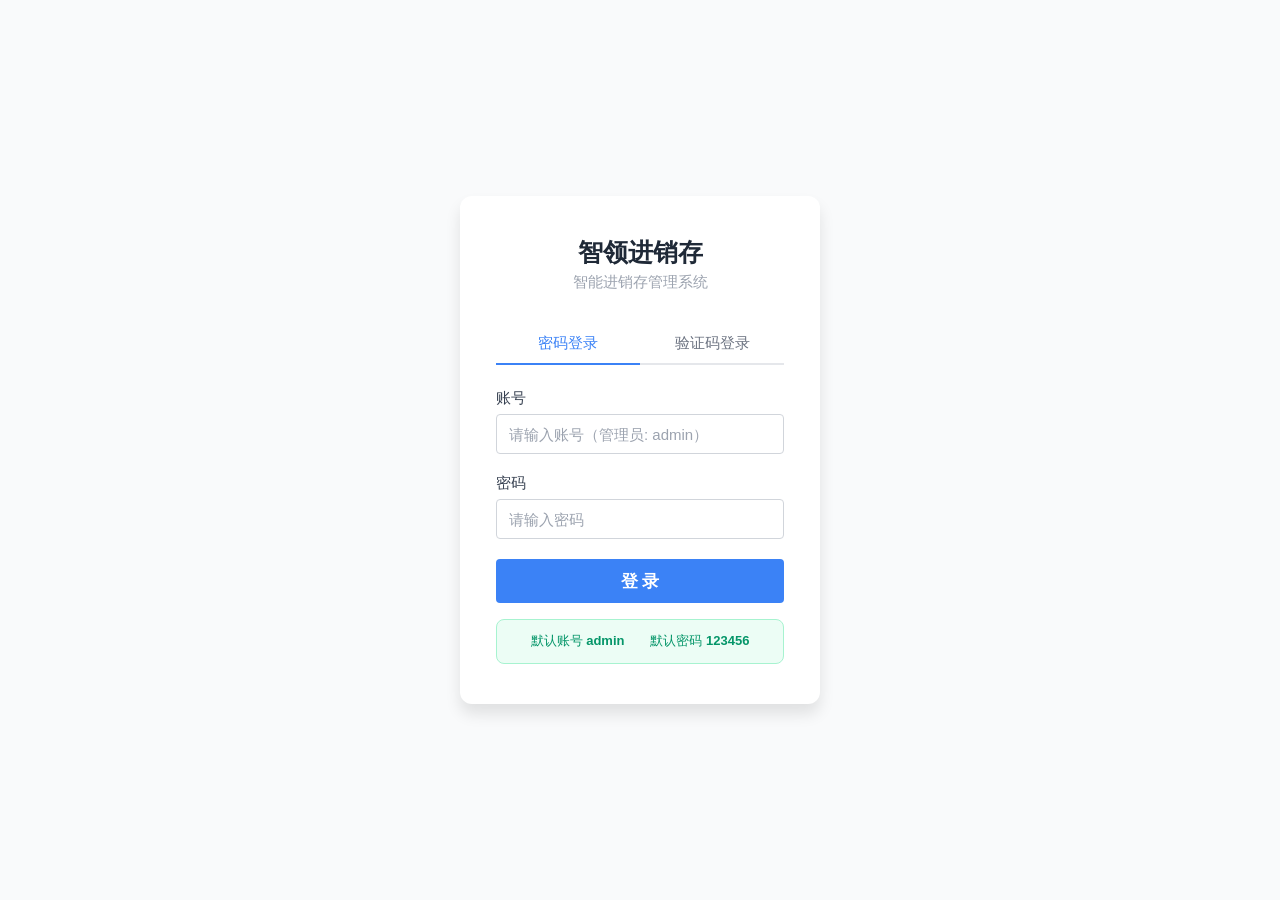
<file: web/login.html>
<!DOCTYPE html>
<html lang="zh-CN">
<head>
<meta charset="UTF-8">
<meta name="viewport" content="width=device-width, initial-scale=1.0">
<title>智领进销存 - 登录</title>
<link rel="icon" type="image/svg+xml" href="[data-uri]">
<style>
:root{--primary-50:#EFF6FF;--primary-100:#DBEAFE;--primary-200:#BFDBFE;--primary-500:#3B82F6;--primary-600:#2563EB;--primary-700:#1D4ED8;--gray-50:#F9FAFB;--gray-100:#F3F4F6;--gray-200:#E5E7EB;--gray-300:#D1D5DB;--gray-400:#9CA3AF;--gray-500:#6B7280;--gray-600:#4B5563;--gray-700:#374151;--gray-800:#1F2937;--gray-900:#111827;--danger-500:#EF4444;--success-500:#22C55E;--warning-500:#F59E0B;--radius-sm:4px;--radius-md:6px;--radius-lg:8px;--radius-xl:12px;--radius-full:9999px;--shadow-sm:0 1px 3px rgba(0,0,0,0.1);--shadow-md:0 4px 6px rgba(0,0,0,0.1);--shadow-lg:0 10px 15px rgba(0,0,0,0.1)}
*{margin:0;padding:0;box-sizing:border-box}
body{font-family:'Noto Sans SC','PingFang SC','Microsoft YaHei',sans-serif;background:var(--gray-50);min-height:100vh;display:flex;align-items:center;justify-content:center}
.login-container{width:100%;max-width:400px;padding:20px}
.login-card{background:#fff;border-radius:var(--radius-xl);box-shadow:var(--shadow-lg);padding:40px 36px}
.login-logo{text-align:center;margin-bottom:32px}
.login-logo h1{font-size:25px;font-weight:700;color:var(--gray-800);margin-bottom:4px}
.login-logo p{font-size:15px;color:var(--gray-400)}
.form-group{margin-bottom:20px}
.form-label{display:block;font-size:15px;font-weight:500;color:var(--gray-700);margin-bottom:6px}
.form-input{width:100%;height:40px;padding:0 12px;border:1px solid var(--gray-300);border-radius:var(--radius-sm);font-size:15px;color:var(--gray-800);outline:none;transition:border-color 0.15s}
.form-input:focus{border-color:var(--primary-500);box-shadow:0 0 0 3px var(--primary-100)}
.form-input::placeholder{color:var(--gray-400)}
.form-row{display:flex;gap:12px}
.form-row .form-group{flex:1}
.sms-btn{height:40px;padding:0 16px;background:var(--gray-100);border:1px solid var(--gray-300);border-radius:var(--radius-sm);font-size:14px;color:var(--gray-600);cursor:pointer;white-space:nowrap;transition:all 0.15s}
.sms-btn:hover{background:var(--gray-200)}
.sms-btn:disabled{opacity:0.5;cursor:not-allowed}
.btn{width:100%;height:44px;border:none;border-radius:var(--radius-sm);font-size:17px;font-weight:600;cursor:pointer;transition:all 0.15s;display:flex;align-items:center;justify-content:center;gap:8px}
.btn-primary{background:var(--primary-500);color:#fff}
.btn-primary:hover{background:var(--primary-600)}
.btn-primary:active{background:var(--primary-700)}
.btn-primary:disabled{opacity:.6;cursor:not-allowed}
.divider{text-align:center;margin:24px 0;position:relative;color:var(--gray-400);font-size:14px}
.divider::before,.divider::after{content:'';position:absolute;top:50%;width:calc(50% - 30px);height:1px;background:var(--gray-200)}
.divider::before{left:0}
.divider::after{right:0}
.tab-bar{display:flex;border-bottom:2px solid var(--gray-200);margin-bottom:24px}
.tab-item{flex:1;text-align:center;padding:10px 0;font-size:15px;font-weight:500;color:var(--gray-500);cursor:pointer;border-bottom:2px solid transparent;margin-bottom:-2px;transition:all 0.15s}
.tab-item.active{color:var(--primary-500);border-bottom-color:var(--primary-500)}
.tab-item:hover{color:var(--gray-700)}
.toast{position:fixed;top:20px;left:50%;transform:translateX(-50%);background:var(--gray-800);color:#fff;padding:10px 20px;border-radius:var(--radius-md);font-size:15px;z-index:9999;opacity:0;transition:opacity 0.3s;pointer-events:none}
.toast.show{opacity:1}
.tenant-select{display:none;margin-top:16px;padding:16px;background:var(--gray-50);border-radius:var(--radius-md)}
.tenant-select.show{display:block}
.tenant-select h3{font-size:15px;font-weight:600;color:var(--gray-700);margin-bottom:12px}
.tenant-list{display:flex;flex-direction:column;gap:8px}
.tenant-item{display:flex;align-items:center;gap:12px;padding:12px;background:#fff;border:1px solid var(--gray-200);border-radius:var(--radius-md);cursor:pointer;transition:all 0.15s}
.tenant-item:hover{border-color:var(--primary-500);background:var(--primary-50)}
.tenant-item.active{border-color:var(--primary-500);background:var(--primary-50)}
.tenant-avatar{width:36px;height:36px;border-radius:var(--radius-full);background:var(--primary-500);color:#fff;display:flex;align-items:center;justify-content:center;font-size:15px;font-weight:600}
.tenant-info{flex:1}
.tenant-name{font-size:15px;font-weight:500;color:var(--gray-800)}
.tenant-role{font-size:13px;color:var(--gray-500)}
.tenant-check{width:18px;height:18px;border-radius:var(--radius-full);border:2px solid var(--gray-300);display:flex;align-items:center;justify-content:center}
.tenant-item.active .tenant-check{background:var(--primary-500);border-color:var(--primary-500);color:#fff}
</style>
</head>
<body>

<div class="login-container">
  <div class="login-card">
    <div class="login-logo">
      <h1>智领进销存</h1>
      <p>智能进销存管理系统</p>
    </div>

    <div class="tab-bar">
      <div class="tab-item active" onclick="switchTab('pwd')">密码登录</div>
      <div class="tab-item" onclick="switchTab('sms')">验证码登录</div>
    </div>

    <form id="loginForm" onsubmit="return handleLogin(event)">
      <div class="form-group">
        <label class="form-label">账号</label>
        <input class="form-input" type="text" id="phone" placeholder="请输入账号（管理员: admin）" maxlength="20" autocomplete="username" required>
      </div>

      <div id="pwdGroup" class="form-group">
        <label class="form-label">密码</label>
        <input class="form-input" type="password" id="password" placeholder="请输入密码" autocomplete="current-password">
      </div>

      <div id="smsGroup" class="form-row" style="display:none">
        <div class="form-group" style="flex:1">
          <label class="form-label">验证码</label>
          <input class="form-input" type="text" id="smsCode" placeholder="请输入验证码" maxlength="6" autocomplete="one-time-code">
        </div>
        <div class="form-group" style="flex:0;display:flex;align-items:flex-end">
          <button type="button" class="sms-btn" id="smsBtn" onclick="sendSMS()">获取验证码</button>
        </div>
      </div>

      <button type="submit" class="btn btn-primary" id="loginBtn">登 录</button>
    </form>

    <div class="login-hint" style="margin-top:16px;padding:10px 14px;text-align:center;font-size:13px;color:#059669;background:#ECFDF5;border:1px solid #A7F3D0;border-radius:8px;line-height:1.7">
      默认账号 <b>admin</b>　　默认密码 <b>123456</b>
    </div>

    <div id="tenantSelect" class="tenant-select">
      <h3>选择商户</h3>
      <div class="tenant-list" id="tenantList"></div>
      <button class="btn btn-primary" style="margin-top:16px" onclick="enterSystem()">进入系统</button>
    </div>
  </div>
</div>

<div class="toast" id="toast"></div>

<script>
let loginMode = 'pwd';
let tenants = [];
let selectedTenant = null;
let token = '';
let loginUser = null;
let loginPerms = null, loginSens = null;

function switchTab(mode) {
  loginMode = mode;
  document.querySelectorAll('.tab-item').forEach((t,i) => {
    t.classList.toggle('active', (i===0 && mode==='pwd') || (i===1 && mode==='sms'));
  });
  document.getElementById('pwdGroup').style.display = mode==='pwd' ? 'block' : 'none';
  document.getElementById('smsGroup').style.display = mode==='sms' ? 'flex' : 'none';
}

function showToast(msg) {
  const t = document.getElementById('toast');
  t.textContent = msg;
  t.classList.add('show');
  clearTimeout(t._tm);
  t._tm = setTimeout(() => t.classList.remove('show'), 2500);
}

let smsCountdown = 0;
function sendSMS() {
  const phone = document.getElementById('phone').value.trim();
  if (!phone) { showToast('请输入账号'); return; }
  if (smsCountdown > 0) return;
  smsCountdown = 60;
  const btn = document.getElementById('smsBtn');
  btn.disabled = true;
  const timer = setInterval(() => {
    smsCountdown--;
    btn.textContent = smsCountdown + 's';
    if (smsCountdown <= 0) { clearInterval(timer); btn.textContent = '获取验证码'; btn.disabled = false; }
  }, 1000);
  showToast('验证码已发送（开发模式：任意6位数字）');
}

// ── 设备码（本地持久化 UUID + 简单指纹），用于统计每日新增设备 ──
function pisaGenUuid(){
  try{ if(window.crypto && crypto.randomUUID) return crypto.randomUUID(); }catch(e){}
  return 'xxxxxxxx-xxxx-4xxx-yxxx-xxxxxxxxxxxx'.replace(/[xy]/g, function(ch){
    var r = Math.random()*16|0, v = ch==='x' ? r : (r&0x3|0x8); return v.toString(16);
  });
}
function pisaDeviceId(){
  try{
    var k='pisa_device_id', v=localStorage.getItem(k);
    if(!v){ v=pisaGenUuid(); localStorage.setItem(k, v); }
    return v;
  }catch(e){ return ''; }
}
function pisaFingerprint(){
  try{
    var s=[navigator.userAgent, navigator.platform||'', (screen.width||0)+'x'+(screen.height||0),
           (screen.colorDepth||0), (Intl.DateTimeFormat().resolvedOptions().timeZone||''),
           navigator.language||''].join('|');
    var h=5381; for(var i=0;i<s.length;i++){ h=((h<<5)+h+s.charCodeAt(i))>>>0; }
    return 'fp'+h.toString(16);
  }catch(e){ return ''; }
}

async function handleLogin(e) {
  e.preventDefault();
  const phone = document.getElementById('phone').value.trim();
  if (!phone) { showToast('请输入账号'); return false; }

  const loginBtn = document.getElementById('loginBtn');
  loginBtn.disabled = true;
  loginBtn.textContent = '登录中...';

  try {
    let body;
    const devId = pisaDeviceId(), fp = pisaFingerprint();
    if (loginMode === 'sms') {
      const code = document.getElementById('smsCode').value.trim();
      if (!code) { showToast('请输入验证码'); loginBtn.disabled=false; loginBtn.textContent='登 录'; return false; }
      body = { phone, code, device_id: devId, fingerprint: fp };
    } else {
      const pwd = document.getElementById('password').value;
      if (!pwd) { showToast('请输入密码'); loginBtn.disabled=false; loginBtn.textContent='登 录'; return false; }
      body = { phone, password: pwd, device_id: devId, fingerprint: fp };
    }

    const res = await fetch('/api/auth/login', {
      method: 'POST',
      headers: { 'Content-Type': 'application/json' },
      body: JSON.stringify(body)
    });
    const data = await res.json();

    if (data.code === 0) {
      token = data.data.token;
      tenants = data.data.tenants || [];
      loginUser = data.data.user || null;
      loginPerms = data.data.permissions || null;
      loginSens = data.data.sensitive_data || null;
      if (tenants.length === 0) {
        showToast('该账号未关联任何商户');
        loginBtn.disabled = false;
        loginBtn.textContent = '登 录';
        return false;
      }
      selectedTenant = tenants[0];
      enterSystem();
    } else {
      showToast(data.message || '登录失败');
    }
  } catch(err) {
    showToast('网络错误: ' + err.message);
  } finally {
    loginBtn.disabled = false;
    loginBtn.textContent = '登 录';
  }
  return false;
}

function showTenantSelect() {
  const list = document.getElementById('tenantList');
  list.innerHTML = tenants.map((t, i) => {
    const initial = t.name.charAt(0);
    const color = ['#3B82F6','#22C55E','#F59E0B','#8B5CF6','#EC4899'][i % 5];
    return '<div class="tenant-item'+(i===0?' active':'')+'" data-idx="'+i+'" onclick="selectTenant('+i+')">' +
      '<div class="tenant-avatar" style="background:'+color+'">'+initial+'</div>' +
      '<div class="tenant-info"><div class="tenant-name">'+t.name+'</div><div class="tenant-role">'+t.role_name+'</div></div>' +
      '<div class="tenant-check">'+(i===0?'<svg width="12" height="12" viewBox="0 0 24 24" fill="none" stroke="currentColor" stroke-width="3"><path d="M20 6L9 17l-5-5"/></svg>':'')+'</div>' +
    '</div>';
  }).join('');
  selectedTenant = tenants[0];
  document.getElementById('tenantSelect').classList.add('show');
}

function selectTenant(idx) {
  selectedTenant = tenants[idx];
  document.querySelectorAll('.tenant-item').forEach((el, i) => {
    el.classList.toggle('active', i === idx);
    el.querySelector('.tenant-check').innerHTML = i===idx ? '<svg width="12" height="12" viewBox="0 0 24 24" fill="none" stroke="currentColor" stroke-width="3"><path d="M20 6L9 17l-5-5"/></svg>' : '';
  });
}

function enterSystem() {
  if (!selectedTenant) { showToast('请选择商户'); return; }
  localStorage.setItem('pisa_token', token);
  localStorage.setItem('pisa_user', JSON.stringify({
    id: loginUser ? loginUser.id : selectedTenant.tenant_id,
    phone: (loginUser && loginUser.phone) || document.getElementById('phone').value.trim(),
    name: (loginUser && loginUser.name) || selectedTenant.role_name,
    avatar: (loginUser && loginUser.avatar) || '',
    role: selectedTenant.role,
    role_name: selectedTenant.role_name
  }));
  localStorage.setItem('pisa_tenants', JSON.stringify(tenants));
  localStorage.setItem('pisa_currentTenant', JSON.stringify(selectedTenant));
  localStorage.setItem('pisa_perms', JSON.stringify(loginPerms));
  localStorage.setItem('pisa_sens', JSON.stringify(loginSens));
  window.location.href = '/index.html';
}
</script>
</body>
</html>
</file>
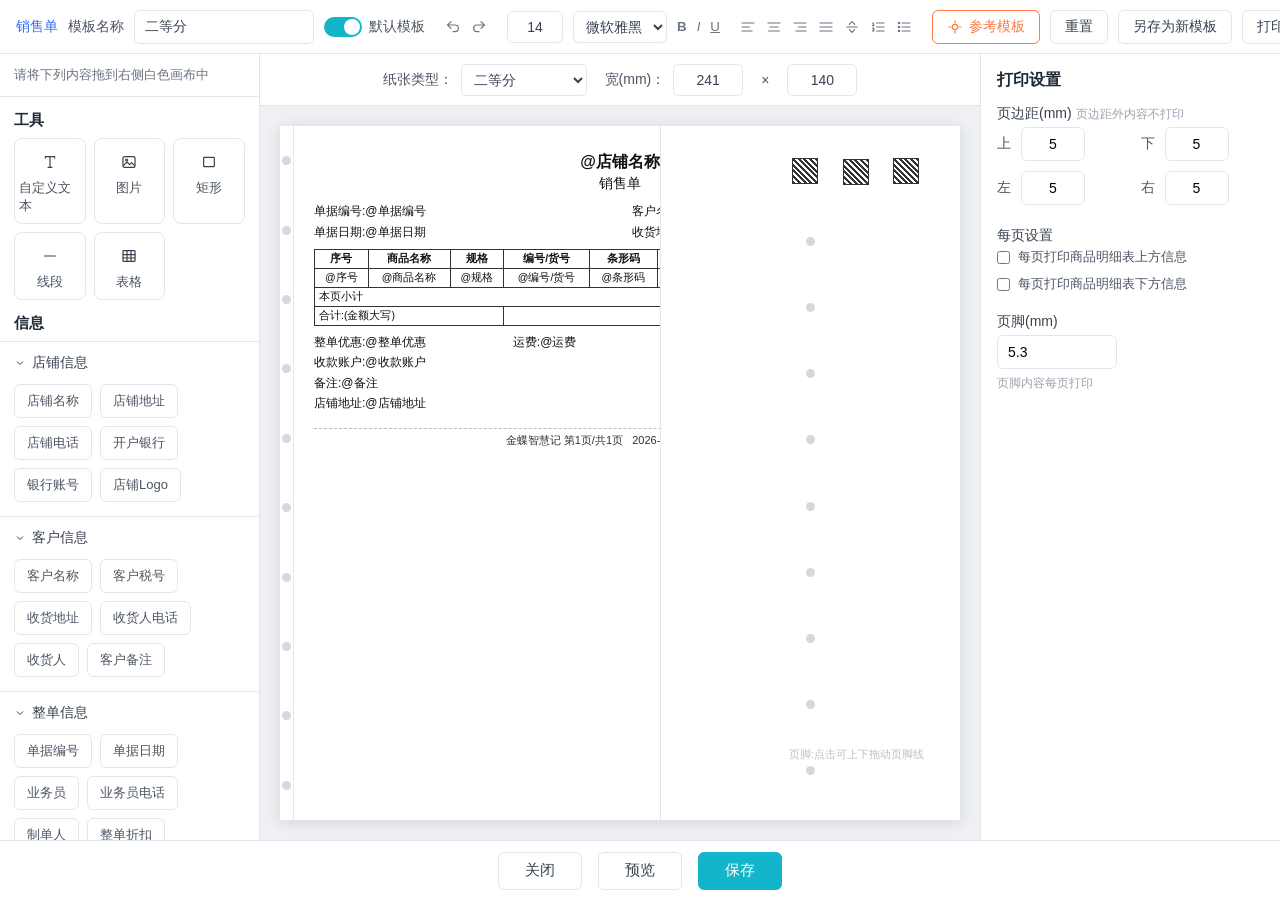
<file: web/print-editor.html>
<!DOCTYPE html>
<html lang="zh-CN">
<head>
<meta charset="UTF-8">
<meta name="viewport" content="width=device-width, initial-scale=1.0">
<title>打印模板编辑器</title>
<link rel="icon" type="image/svg+xml" href="[data-uri]">
<style>
:root{
  --blue:#2F6BFF;--teal:#12B5C9;--teal-dark:#0FA2B4;--orange:#FF7A45;
  --gray-50:#F7F8FA;--gray-100:#EEF0F3;--gray-200:#E3E6EB;--gray-300:#CBD1D9;
  --gray-400:#9AA3AE;--gray-500:#6B7480;--gray-600:#4B5563;--gray-700:#374151;--gray-800:#1F2937;
  --line:#E3E6EB;
}
*{margin:0;padding:0;box-sizing:border-box}
html,body{height:100%}
body{font-family:'Inter','Noto Sans SC',-apple-system,BlinkMacSystemFont,'PingFang SC','Microsoft YaHei',sans-serif;font-size:14px;color:var(--gray-800);background:var(--gray-100);overflow:hidden}
.editor{height:100vh;display:flex;flex-direction:column}
svg.ic{width:16px;height:16px;fill:none;stroke:currentColor;stroke-width:1.8;stroke-linecap:round;stroke-linejoin:round}

/* Toolbar */
.toolbar{height:54px;flex:none;display:flex;align-items:center;gap:10px;padding:0 16px;background:#fff;border-bottom:1px solid var(--line)}
.tb-doc{color:var(--blue);font-size:14px;white-space:nowrap}
.tb-label{font-size:14px;color:var(--gray-600);white-space:nowrap}
.tb-name{width:180px;height:34px;border:1px solid var(--gray-200);border-radius:6px;padding:0 10px;font-size:14px;color:var(--gray-700);outline:none}
.tb-name:focus{border-color:var(--teal)}
.tb-def{display:inline-flex;align-items:center;gap:7px;font-size:14px;color:var(--gray-600);cursor:pointer;white-space:nowrap}
.switch{position:relative;width:38px;height:20px;border-radius:10px;background:var(--gray-300);transition:background .15s;flex:none}
.switch.on{background:var(--teal)}
.switch::after{content:'';position:absolute;top:2px;left:2px;width:16px;height:16px;border-radius:50%;background:#fff;transition:left .15s}
.switch.on::after{left:20px}
.tb-sep{width:1px;height:22px;background:var(--line)}
.tb-ico{width:30px;height:30px;border-radius:6px;border:none;background:none;color:var(--gray-500);cursor:pointer;display:inline-flex;align-items:center;justify-content:center}
.tb-ico:hover{background:var(--gray-100);color:var(--gray-800)}
.tb-ico.active{background:#E6F7FA;color:var(--teal)}
.tb-num{width:56px;height:32px;border:1px solid var(--gray-200);border-radius:6px;padding:0 8px;font-size:14px;color:var(--gray-700);outline:none;text-align:center}
.tb-sel{height:32px;border:1px solid var(--gray-200);border-radius:6px;padding:0 8px;font-size:14px;color:var(--gray-700);outline:none;background:#fff;cursor:pointer}
.tb-spacer{flex:1}
.tb-btn{height:34px;padding:0 14px;border-radius:6px;border:1px solid var(--gray-200);background:#fff;color:var(--gray-700);font-size:14px;cursor:pointer;display:inline-flex;align-items:center;gap:6px;white-space:nowrap}
.tb-btn:hover{background:var(--gray-50)}
.tb-btn.orange{color:var(--orange);border-color:var(--orange)}
.tb-btn.orange:hover{background:#FFF3EE}

/* Body */
.body{flex:1;display:flex;min-height:0}

/* Left panel */
.left{width:260px;flex:none;background:#fff;border-right:1px solid var(--line);display:flex;flex-direction:column;min-height:0}
.left-hint{padding:12px 14px;font-size:13px;color:var(--gray-500);border-bottom:1px solid var(--line)}
.left-scroll{flex:1;overflow-y:auto}
.sec-title{padding:14px 14px 8px;font-size:15px;font-weight:600;color:var(--gray-800)}
.tools{display:flex;flex-wrap:wrap;gap:8px;padding:0 14px 8px}
.tool{width:calc((100% - 16px)/3);border:1px solid var(--gray-200);border-radius:8px;padding:12px 4px 8px;display:flex;flex-direction:column;align-items:center;gap:6px;cursor:grab;background:#fff;transition:border-color .15s,background .15s}
.tool:hover{border-color:var(--teal);background:#F2FCFD}
.tool .tool-ic{width:22px;height:22px;display:flex;align-items:center;justify-content:center;color:var(--gray-700)}
.tool span{font-size:13px;color:var(--gray-600)}
.grp{border-top:1px solid var(--line)}
.grp-head{display:flex;align-items:center;gap:6px;padding:12px 14px;font-size:14px;font-weight:500;color:var(--gray-700);cursor:pointer}
.grp-head .caret{width:12px;height:12px;transition:transform .15s}
.grp.collapsed .caret{transform:rotate(-90deg)}
.grp.collapsed .chips{display:none}
.chips{display:flex;flex-wrap:wrap;gap:8px;padding:0 14px 14px}
.chip{border:1px solid var(--gray-200);border-radius:6px;padding:7px 12px;font-size:13px;color:var(--gray-600);background:#fff;cursor:grab}
.chip:hover{border-color:var(--teal);color:var(--teal);background:#F2FCFD}

/* Center */
.center{flex:1;min-width:0;display:flex;flex-direction:column;background:var(--gray-100)}
.canvas-bar{height:52px;flex:none;display:flex;align-items:center;justify-content:center;gap:18px;background:#fff;border-bottom:1px solid var(--line)}
.canvas-bar .cb-item{display:inline-flex;align-items:center;gap:8px;font-size:14px;color:var(--gray-600)}
.canvas-bar input{width:70px;height:32px;border:1px solid var(--gray-200);border-radius:6px;padding:0 8px;font-size:14px;outline:none;text-align:center;color:var(--gray-700)}
.canvas-wrap{flex:1;overflow:auto;padding:20px;display:flex;justify-content:center}
.canvas{width:760px;min-height:520px;background:#fff;box-shadow:0 2px 14px rgba(15,23,42,.12);position:relative;padding:26px 34px}
.margin-guide{position:absolute;top:0;bottom:0;width:14px;display:flex;flex-direction:column;justify-content:space-around;align-items:center;pointer-events:none}
.margin-guide.left{left:0}.margin-guide.right{right:0}
.margin-guide i{width:9px;height:9px;border-radius:50%;background:#D5D9DF}

/* default template */
.tpl{color:#111}
.tpl-head{position:relative;text-align:center}
.tpl-shop{font-size:16px;font-weight:700}
.tpl-doc{font-size:14px;margin-top:2px}
.tpl-qr{position:absolute;right:0;top:0;display:flex;gap:6px;text-align:center}
.tpl-qr .qcol{display:flex;flex-direction:column;align-items:center;gap:2px}
.tpl-qr .qlabel{font-size:9px;line-height:1.1;color:#333;writing-mode:vertical-rl;letter-spacing:1px}
.tpl-qr .qbox{width:26px;height:26px;border:1px solid #333;background:repeating-linear-gradient(45deg,#333,#333 2px,#fff 2px,#fff 4px)}
.tpl-info{display:grid;grid-template-columns:1fr 1fr;gap:4px 24px;margin-top:10px;font-size:12px}
.tpl-table{width:100%;border-collapse:collapse;margin-top:8px;font-size:10.5px}
.tpl-table th,.tpl-table td{border:1px solid #333;padding:2px 4px;text-align:center;white-space:nowrap}
.tpl-table th{font-weight:600}
.tpl-foot-info{margin-top:6px;font-size:12px;line-height:1.7}
.tpl-foot-row{display:flex;justify-content:space-between}
.tpl-bottom{margin-top:14px;text-align:center;font-size:11px;color:#333;border-top:1px dashed #bbb;padding-top:4px}
.foot-hint{position:absolute;right:36px;bottom:58px;font-size:11px;color:#B9C0C9}

/* added elements */
.elem{position:absolute;min-width:20px;padding:2px 4px;font-size:14px;color:#111;cursor:move;border:1px dashed transparent}
.elem:hover{border-color:var(--teal)}
.elem .del{position:absolute;top:-9px;right:-9px;width:16px;height:16px;border-radius:50%;background:#94A3B8;color:#fff;font-size:12px;line-height:16px;text-align:center;cursor:pointer;display:none}
.elem:hover .del{display:block}
.elem.box{border:1px solid #333;min-width:80px;min-height:50px}
.elem.line{border:none;border-top:1px solid #333;min-width:120px;padding:0}
.elem.img{border:1px solid #CBD1D9;min-width:90px;min-height:60px;display:flex;align-items:center;justify-content:center;color:#9AA3AE;background:#F7F8FA}
.elem.tbl table{border-collapse:collapse;font-size:12px}
.elem.tbl td{border:1px solid #333;padding:2px 8px;min-width:48px;text-align:center}

/* Right panel */
.right{width:300px;flex:none;background:#fff;border-left:1px solid var(--line);overflow-y:auto;padding:16px}
.rp-title{font-size:16px;font-weight:600;margin-bottom:14px}
.rp-sub{font-size:14px;color:var(--gray-700);font-weight:500;margin-bottom:4px}
.rp-hint{font-size:12px;color:var(--gray-400);margin-bottom:10px}
.rp-margins{display:grid;grid-template-columns:1fr 1fr;gap:10px 20px;margin-bottom:22px}
.rp-margin{display:flex;align-items:center;gap:10px;font-size:14px;color:var(--gray-600)}
.rp-margin input{width:64px;height:34px;border:1px solid var(--gray-200);border-radius:6px;padding:0 8px;font-size:14px;outline:none;text-align:center}
.rp-check{display:flex;align-items:flex-start;gap:8px;font-size:12.5px;color:var(--gray-600);margin-bottom:10px;cursor:pointer}
.rp-check input{margin-top:2px;accent-color:var(--teal)}
.rp-foot{margin-top:20px}
.rp-foot input{width:120px;height:34px;border:1px solid var(--gray-200);border-radius:6px;padding:0 10px;font-size:14px;outline:none}

/* Footer bar */
.footer{height:60px;flex:none;display:flex;align-items:center;justify-content:center;gap:16px;background:#fff;border-top:1px solid var(--line)}
.btn{height:38px;padding:0 26px;border-radius:6px;font-size:15px;cursor:pointer;border:1px solid var(--gray-200);background:#fff;color:var(--gray-700)}
.btn:hover{background:var(--gray-50)}
.btn.primary{background:var(--teal);border-color:var(--teal);color:#fff}
.btn.primary:hover{background:var(--teal-dark)}
.toast{position:fixed;bottom:80px;left:50%;transform:translateX(-50%) translateY(10px);background:#1E293B;color:#fff;font-size:14px;padding:10px 22px;border-radius:8px;opacity:0;transition:opacity .2s,transform .2s;pointer-events:none;z-index:99}
.toast.show{opacity:1;transform:translateX(-50%) translateY(0)}
</style>
</head>
<body>
<script>(function(){try{var p=JSON.parse(localStorage.getItem('pisa_perms')||'null');if(p===null||p===undefined)return;var k='settings.print.edit';function ok(x){if(p['*']||p[x])return true;var a=x.split('.');for(var i=a.length-1;i>=1;i--){if(p[a.slice(0,i).join('.')+'.*'])return true;}return false;}if(!ok(k)){document.documentElement.innerHTML='<body style="font-family:sans-serif"><div style="padding:100px;text-align:center;color:#94a3b8"><h2>无访问权限</h2><p>请联系管理员为你的角色分配相应权限</p></div></body>';}}catch(e){}})();</script>
<div class="editor">
  <div class="toolbar">
    <span class="tb-doc" id="tbDoc">销售单</span>
    <span class="tb-label">模板名称</span>
    <input class="tb-name" id="tplName" value="二等分" placeholder="模板名称">
    <label class="tb-def"><span class="switch on" id="defSwitch" onclick="toggleDefault()"></span>默认模板</label>
    <span class="tb-sep"></span>
    <button class="tb-ico" title="撤销" onclick="toast('撤销')"><svg class="ic" viewBox="0 0 24 24"><path d="M9 14 4 9l5-5"/><path d="M4 9h11a5 5 0 0 1 0 10h-3"/></svg></button>
    <button class="tb-ico" title="重做" onclick="toast('重做')"><svg class="ic" viewBox="0 0 24 24"><path d="m15 14 5-5-5-5"/><path d="M20 9H9a5 5 0 0 0 0 10h3"/></svg></button>
    <span class="tb-sep"></span>
    <input class="tb-num" id="fontSize" value="14" title="字号">
    <select class="tb-sel" id="fontFamily"><option>微软雅黑</option><option>宋体</option><option>黑体</option><option>楷体</option><option>Arial</option></select>
    <button class="tb-ico" data-fmt="bold" onclick="fmt('bold',this)" title="加粗"><b>B</b></button>
    <button class="tb-ico" data-fmt="italic" onclick="fmt('italic',this)" title="斜体"><i>I</i></button>
    <button class="tb-ico" data-fmt="underline" onclick="fmt('underline',this)" title="下划线"><u>U</u></button>
    <span class="tb-sep"></span>
    <button class="tb-ico" data-al="left" onclick="align('left',this)" title="左对齐"><svg class="ic" viewBox="0 0 24 24"><line x1="3" y1="6" x2="21" y2="6"/><line x1="3" y1="12" x2="14" y2="12"/><line x1="3" y1="18" x2="18" y2="18"/></svg></button>
    <button class="tb-ico" data-al="center" onclick="align('center',this)" title="居中"><svg class="ic" viewBox="0 0 24 24"><line x1="3" y1="6" x2="21" y2="6"/><line x1="6" y1="12" x2="18" y2="12"/><line x1="4" y1="18" x2="20" y2="18"/></svg></button>
    <button class="tb-ico" data-al="right" onclick="align('right',this)" title="右对齐"><svg class="ic" viewBox="0 0 24 24"><line x1="3" y1="6" x2="21" y2="6"/><line x1="10" y1="12" x2="21" y2="12"/><line x1="6" y1="18" x2="21" y2="18"/></svg></button>
    <button class="tb-ico" data-al="justify" onclick="align('justify',this)" title="两端对齐"><svg class="ic" viewBox="0 0 24 24"><line x1="3" y1="6" x2="21" y2="6"/><line x1="3" y1="12" x2="21" y2="12"/><line x1="3" y1="18" x2="21" y2="18"/></svg></button>
    <button class="tb-ico" onclick="toast('垂直居中')" title="垂直居中"><svg class="ic" viewBox="0 0 24 24"><line x1="4" y1="12" x2="20" y2="12"/><polyline points="8 8 12 4 16 8"/><polyline points="8 16 12 20 16 16"/></svg></button>
    <button class="tb-ico" onclick="toast('有序列表')" title="有序列表"><svg class="ic" viewBox="0 0 24 24"><line x1="10" y1="6" x2="21" y2="6"/><line x1="10" y1="12" x2="21" y2="12"/><line x1="10" y1="18" x2="21" y2="18"/><path d="M4 6h1v4"/><path d="M4 10h2"/><path d="M6 18H4c0-1 2-2 2-3s-1-1.5-2-1"/></svg></button>
    <button class="tb-ico" onclick="toast('无序列表')" title="无序列表"><svg class="ic" viewBox="0 0 24 24"><line x1="9" y1="6" x2="21" y2="6"/><line x1="9" y1="12" x2="21" y2="12"/><line x1="9" y1="18" x2="21" y2="18"/><circle cx="4.5" cy="6" r="1"/><circle cx="4.5" cy="12" r="1"/><circle cx="4.5" cy="18" r="1"/></svg></button>
    <span class="tb-spacer"></span>
    <button class="tb-btn orange" onclick="toast('参考模板')"><svg class="ic" viewBox="0 0 24 24"><path d="M12 3v3"/><path d="M12 18v3"/><path d="M3 12h3"/><path d="M18 12h3"/><circle cx="12" cy="12" r="4"/></svg>参考模板</button>
    <button class="tb-btn" onclick="resetTpl()">重置</button>
    <button class="tb-btn" onclick="toast('已另存为新模板')">另存为新模板</button>
    <button class="tb-btn" onclick="toast('打印设置')">打印设置</button>
  </div>

  <div class="body">
    <aside class="left">
      <div class="left-hint">请将下列内容拖到右侧白色画布中</div>
      <div class="left-scroll">
        <div class="sec-title">工具</div>
        <div class="tools" id="tools"></div>
        <div class="sec-title" style="padding-top:6px">信息</div>
        <div id="infoGroups"></div>
      </div>
    </aside>

    <main class="center">
      <div class="canvas-bar">
        <span class="cb-item">纸张类型：
          <select class="tb-sel" id="paperType">
            <option>二等分</option><option>一等分</option><option>三等分</option><option>A4</option>
            <option>110mm (小票)</option><option>80mm (小票)</option><option>58mm (小票)</option>
          </select>
        </span>
        <span class="cb-item">宽(mm)：<input id="paperW" value="241"></span>
        <span class="cb-item">×</span>
        <span class="cb-item"><input id="paperH" value="140"></span>
      </div>
      <div class="canvas-wrap">
        <div class="canvas" id="canvas">
          <div class="margin-guide left"><i></i><i></i><i></i><i></i><i></i><i></i><i></i><i></i><i></i><i></i></div>
          <div class="margin-guide right"><i></i><i></i><i></i><i></i><i></i><i></i><i></i><i></i><i></i><i></i></div>
          <div class="tpl" id="tplBody"></div>
          <div class="foot-hint">页脚:点击可上下拖动页脚线</div>
        </div>
      </div>
    </main>

    <aside class="right">
      <div class="rp-title">打印设置</div>
      <div class="rp-sub">页边距(mm) <span class="rp-hint" style="display:inline">页边距外内容不打印</span></div>
      <div class="rp-margins">
        <label class="rp-margin">上 <input id="mgTop" value="5"></label>
        <label class="rp-margin">下 <input id="mgBottom" value="5"></label>
        <label class="rp-margin">左 <input id="mgLeft" value="5"></label>
        <label class="rp-margin">右 <input id="mgRight" value="5"></label>
      </div>
      <div class="rp-sub">每页设置</div>
      <label class="rp-check"><input type="checkbox"> 每页打印商品明细表上方信息</label>
      <label class="rp-check"><input type="checkbox"> 每页打印商品明细表下方信息</label>
      <div class="rp-foot">
        <div class="rp-sub">页脚(mm)</div>
        <input id="footMm" value="5.3">
        <div class="rp-hint" style="margin-top:6px">页脚内容每页打印</div>
      </div>
    </aside>
  </div>

  <div class="footer">
    <button class="btn" onclick="peClose()">关闭</button>
    <button class="btn" onclick="toast('预览')">预览</button>
    <button class="btn primary" onclick="saveTpl()">保存</button>
  </div>
</div>
<div class="toast" id="toast"></div>

<script>
/* ── 数据 ── */
var DOC_NAME = qs('name') || '销售单';
var TOOLS = [
  {key:'text',  label:'自定义文本', icon:'<svg class="ic" viewBox="0 0 24 24"><path d="M5 6V4h14v2"/><path d="M12 4v16"/><path d="M9 20h6"/></svg>'},
  {key:'image', label:'图片',       icon:'<svg class="ic" viewBox="0 0 24 24"><rect x="3" y="4" width="18" height="16" rx="2"/><circle cx="8.5" cy="9" r="1.5"/><path d="m4 17 5-5 4 4 3-3 4 4"/></svg>'},
  {key:'rect',  label:'矩形',       icon:'<svg class="ic" viewBox="0 0 24 24"><rect x="4" y="5" width="16" height="14" rx="1"/></svg>'},
  {key:'line',  label:'线段',       icon:'<svg class="ic" viewBox="0 0 24 24"><line x1="4" y1="12" x2="20" y2="12"/></svg>'},
  {key:'table', label:'表格',       icon:'<svg class="ic" viewBox="0 0 24 24"><rect x="3" y="4" width="18" height="16" rx="1"/><line x1="3" y1="10" x2="21" y2="10"/><line x1="3" y1="15" x2="21" y2="15"/><line x1="9" y1="4" x2="9" y2="20"/><line x1="15" y1="4" x2="15" y2="20"/></svg>'}
];
var INFO_GROUPS = [
  {name:'店铺信息', items:['店铺名称','店铺地址','店铺电话','开户银行','银行账号','店铺Logo']},
  {name:'客户信息', items:['客户名称','客户税号','收货地址','收货人电话','收货人','客户备注']},
  {name:'整单信息', items:['单据编号','单据日期','业务员','业务员电话','制单人','整单折扣','整单优惠','折后金额','税额合计','运费','抹零','本单应收','收款账户','本单实收','抵扣订金']}
];

function qs(name){ var m=new RegExp('[?&]'+name+'=([^&]*)').exec(location.search); return m?decodeURIComponent(m[1].replace(/\+/g,' ')):''; }
function esc(s){ return String(s==null?'':s).replace(/&/g,'&amp;').replace(/</g,'&lt;').replace(/>/g,'&gt;').replace(/"/g,'&quot;'); }

/* ── 默认模板 ── */
function defaultTemplate(){
  var heads=['序号','商品名称','规格','编号/货号','条形码','数量','单位','单价','金额','备注'];
  var vals=['@序号','@商品名称','@规格','@编号/货号','@条形码','@数量','@单位','@单价','@金额','@备注'];
  var th=heads.map(function(h){return '<th>'+h+'</th>';}).join('');
  var td=vals.map(function(v){return '<td>'+v+'</td>';}).join('');
  return ''
  +'<div class="tpl-head">'
  +  '<div class="tpl-shop">@店铺名称</div>'
  +  '<div class="tpl-doc">'+esc(DOC_NAME)+'</div>'
  +  '<div class="tpl-qr">'
  +    '<div class="qcol"><div class="qlabel">电子小票</div><div class="qbox"></div></div>'
  +    '<div class="qcol"><div class="qlabel">单据二维码</div><div class="qbox"></div></div>'
  +    '<div class="qcol"><div class="qlabel">扫码入库</div><div class="qbox"></div></div>'
  +  '</div>'
  +'</div>'
  +'<div class="tpl-info">'
  +  '<div>单据编号:@单据编号</div><div>客户名称:@客户名称</div>'
  +  '<div>单据日期:@单据日期</div><div>收货地址:@收货地址</div>'
  +'</div>'
  +'<table class="tpl-table"><thead><tr>'+th+'</tr></thead><tbody>'
  +  '<tr>'+td+'</tr>'
  +  '<tr><td colspan="7" style="text-align:left">本页小计</td><td>^小计</td><td>^小计</td><td></td></tr>'
  +  '<tr><td colspan="3" style="text-align:left">合计:(金额大写)</td><td colspan="4"></td><td>^合计</td><td>^合计</td><td></td></tr>'
  +'</tbody></table>'
  +'<div class="tpl-foot-info">'
  +  '<div class="tpl-foot-row"><span>整单优惠:@整单优惠</span><span>运费:@运费</span><span>抹零:@抹零</span><span>本单应收:@本单应收</span></div>'
  +  '<div class="tpl-foot-row"><span>收款账户:@收款账户</span><span>本单实收:@本单实收</span></div>'
  +  '<div>备注:@备注</div>'
  +  '<div class="tpl-foot-row"><span>店铺地址:@店铺地址</span><span>店铺电话:@店铺电话</span></div>'
  +'</div>'
  +'<div class="tpl-bottom">金蝶智慧记 第1页/共1页 &nbsp; 2026-09-27 19:55:39</div>';
}

/* ── 渲染 ── */
function render(){
  document.getElementById('tbDoc').textContent = DOC_NAME;
  document.title = '打印模板编辑器';
  document.getElementById('tplBody').innerHTML = defaultTemplate();
  // tools
  document.getElementById('tools').innerHTML = TOOLS.map(function(t){
    return '<div class="tool" draggable="true" data-tool="'+t.key+'" ondragstart="dragTool(event,\''+t.key+'\')"><span class="tool-ic">'+t.icon+'</span><span>'+t.label+'</span></div>';
  }).join('');
  // info groups
  document.getElementById('infoGroups').innerHTML = INFO_GROUPS.map(function(g,gi){
    var chips=g.items.map(function(it){
      return '<span class="chip" draggable="true" ondragstart="dragInfo(event,\''+esc(it)+'\')">'+esc(it)+'</span>';
    }).join('');
    return '<div class="grp" id="grp'+gi+'"><div class="grp-head" onclick="toggleGrp('+gi+')"><svg class="caret" viewBox="0 0 24 24" fill="none" stroke="currentColor" stroke-width="2"><polyline points="6 9 12 15 18 9"/></svg>'+g.name+'</div><div class="chips">'+chips+'</div></div>';
  }).join('');
}
function toggleGrp(i){ document.getElementById('grp'+i).classList.toggle('collapsed'); }
function toggleDefault(){ document.getElementById('defSwitch').classList.toggle('on'); }

/* ── 拖拽 ── */
function dragTool(e, tool){ e.dataTransfer.setData('text/plain', JSON.stringify({kind:'tool', tool:tool})); }
function dragInfo(e, text){ e.dataTransfer.setData('text/plain', JSON.stringify({kind:'info', text:text})); }
function canvasDrop(e){
  e.preventDefault();
  var data; try{ data=JSON.parse(e.dataTransfer.getData('text/plain')||'{}'); }catch(err){ return; }
  if(!data.kind) return;
  var canvas=document.getElementById('canvas'), rect=canvas.getBoundingClientRect();
  addElement(data, e.clientX-rect.left, e.clientY-rect.top);
}
function addElement(data, x, y){
  var canvas=document.getElementById('canvas');
  var el=document.createElement('div');
  el.className='elem'; el.style.left=Math.max(0,x)+'px'; el.style.top=Math.max(0,y)+'px';
  if(data.kind==='info'){
    el.textContent='@'+data.text;
  }else if(data.tool==='text'){
    el.textContent='自定义文本'; el.contentEditable='true';
  }else if(data.tool==='image'){
    el.classList.add('img'); el.textContent='图片';
  }else if(data.tool==='rect'){
    el.classList.add('box');
  }else if(data.tool==='line'){
    el.classList.add('line');
  }else if(data.tool==='table'){
    el.classList.add('tbl');
    var r=''; for(var i=0;i<2;i++){ r+='<tr><td>单元格</td><td>单元格</td><td>单元格</td></tr>'; }
    el.innerHTML='<table>'+r+'</table>';
  }
  el.insertAdjacentHTML('beforeend','<span class="del" onclick="this.parentNode.remove()">&times;</span>');
  makeMovable(el);
  canvas.appendChild(el);
}
function makeMovable(el){
  el.addEventListener('mousedown', function(e){
    if(e.target.classList.contains('del')) return;
    e.preventDefault();
    var canvas=document.getElementById('canvas').getBoundingClientRect();
    var startX=e.clientX, startY=e.clientY;
    var ox=parseFloat(el.style.left)||0, oy=parseFloat(el.style.top)||0;
    function move(ev){
      var nx=ox+(ev.clientX-startX), ny=oy+(ev.clientY-startY);
      el.style.left=Math.max(0,Math.min(canvas.width-el.offsetWidth, nx))+'px';
      el.style.top=Math.max(0,Math.min(canvas.height-el.offsetHeight, ny))+'px';
    }
    function up(){ document.removeEventListener('mousemove',move); document.removeEventListener('mouseup',up); }
    document.addEventListener('mousemove',move); document.addEventListener('mouseup',up);
  });
}

/* ── 工具栏 ── */
function fmt(kind, btn){ btn.classList.toggle('active'); }
function align(kind, btn){
  document.querySelectorAll('[data-al]').forEach(function(b){ b.classList.remove('active'); });
  btn.classList.add('active');
}
function resetTpl(){
  document.getElementById('canvas').querySelectorAll('.elem').forEach(function(e){ e.remove(); });
  document.getElementById('tplName').value='二等分';
  document.getElementById('defSwitch').classList.add('on');
  toast('已重置');
}
function saveTpl(){ toast('保存成功'); }
function peClose(){ if(window.opener){ window.close(); } else { history.length>1?history.back():location.href='/'; } }

/* ── Toast ── */
var _tt=null;
function toast(msg){
  var t=document.getElementById('toast'); t.textContent=msg; t.classList.add('show');
  clearTimeout(_tt); _tt=setTimeout(function(){ t.classList.remove('show'); },2000);
}

/* ── Init ── */
document.getElementById('canvas').addEventListener('dragover', function(e){ e.preventDefault(); });
document.getElementById('canvas').addEventListener('drop', canvasDrop);
render();
</script>
</body>
</html>
</file>
